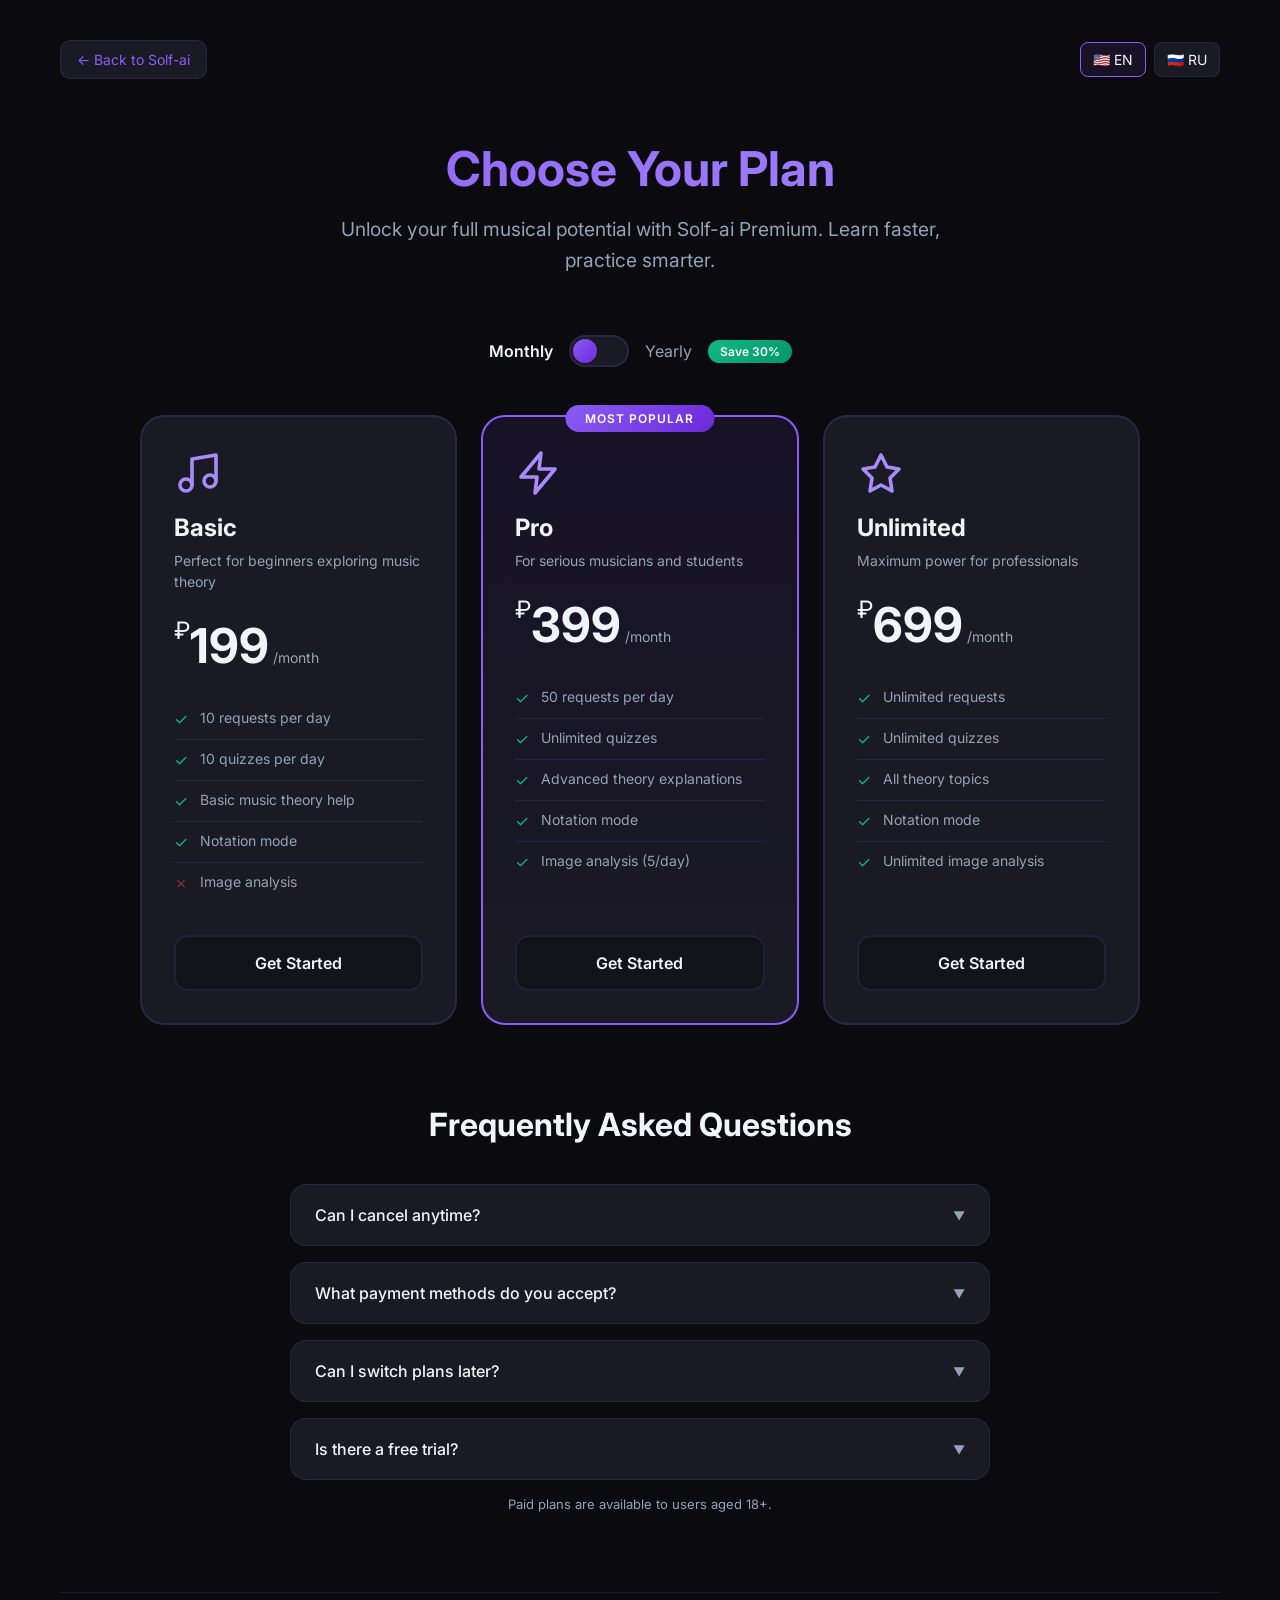
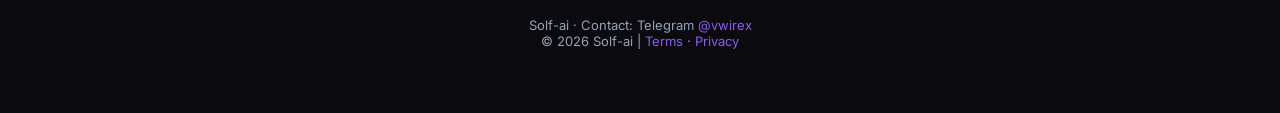
<file: pricing.html>
<!DOCTYPE html>
<html lang="en">
<head>
    <script>
        // Мгновенное применение темы до отрисовки DOM
        (function() {
            try {
                var theme = localStorage.getItem('solfai_theme');
                if (theme === 'light') {
                    document.documentElement.setAttribute('data-theme', 'light');
                }
                var color = localStorage.getItem('solfai_color');
                if (color && color !== 'default') {
                    document.documentElement.setAttribute('data-color', color);
                }
            } catch (e) {}
        })();
    </script>
    <meta charset="UTF-8">
    <meta name="viewport" content="width=device-width, initial-scale=1.0">
    <title>Pricing — Solf-ai</title>
    <link rel="icon" type="image/png" sizes="192x192" href="assets/favicon-192.png?v=8">
    <link rel="icon" href="favicon.ico?v=8" sizes="48x48">
    <link rel="icon" type="image/png" sizes="32x32" href="assets/favicon-32.png?v=8">
    <link rel="apple-touch-icon" sizes="180x180" href="assets/apple-touch-icon.png?v=8">
    <link rel="manifest" href="manifest.json">
    <meta name="apple-mobile-web-app-capable" content="yes">
    <meta name="apple-mobile-web-app-status-bar-style" content="black-translucent">
    <meta name="apple-mobile-web-app-title" content="Solf-ai">
    <!-- Google Fonts — НЕ блокирующая загрузка (см. index.html для подробного объяснения).
         Без VPN fonts.googleapis.com может тянуться долго и оставлять страницу белой. -->
    <link rel="preconnect" href="https://fonts.googleapis.com">
    <link rel="preconnect" href="https://fonts.gstatic.com" crossorigin>
    <link href="https://fonts.googleapis.com/css2?family=Inter:wght@300;400;500;600;700&family=Outfit:wght@400;500;600;700;800&display=swap"
          rel="stylesheet" media="print" onload="this.media='all';this.onload=null;"
          onerror="this.onerror=null;this.remove();">
    <noscript><link href="https://fonts.googleapis.com/css2?family=Inter:wght@300;400;500;600;700&family=Outfit:wght@400;500;600;700;800&display=swap" rel="stylesheet"></noscript>
    <style>
        * {
            font-family: 'Inter', system-ui, -apple-system, BlinkMacSystemFont, 'Segoe UI', Roboto,
                         'Helvetica Neue', Arial, 'Noto Sans', sans-serif;
            box-sizing: border-box;
            margin: 0; padding: 0;
            -webkit-user-select: none; -moz-user-select: none; user-select: none;
            -webkit-tap-highlight-color: transparent;
            outline: none;
        }
        
        :root {
            --bg-primary: #0a0a0f;
            --bg-secondary: #13131a;
            --bg-card: #1a1a24;
            --purple-soft: #8b5cf6;
            --purple-glow: #a78bfa;
            --purple-dark: #6d28d9;
            --text-primary: #f1f5f9;
            --text-secondary: #94a3b8;
            --border-color: rgba(139,92,246,0.15);
            --glow-color: rgba(139,92,246,0.25);
            --hover-accent-bg: rgba(139,92,246,0.1);
            --card-glow-shadow: 0 20px 60px rgba(139,92,246,0.2);
            --button-glow-shadow: 0 4px 20px rgba(139,92,246,0.4);
            --button-glow-shadow-hover: 0 8px 30px rgba(139,92,246,0.5);
        }
        
        [data-theme="light"] {
            --bg-primary: #f8f7fc;
            --bg-secondary: #ffffff;
            --bg-card: #ffffff;
            --purple-soft: #7c3aed;
            --purple-glow: #8b5cf6;
            --purple-dark: #6d28d9;
            --text-primary: #1e1b2e;
            --text-secondary: #64607a;
            --border-color: rgba(139,92,246,0.2);
            --glow-color: rgba(139,92,246,0.15);
            --hover-accent-bg: rgba(139,92,246,0.1);
            --card-glow-shadow: 0 20px 60px rgba(139,92,246,0.16);
            --button-glow-shadow: 0 4px 20px rgba(139,92,246,0.24);
            --button-glow-shadow-hover: 0 8px 30px rgba(139,92,246,0.3);
        }

        [data-color="blue"] {
            --purple-soft: #3b82f6;
            --purple-glow: #60a5fa;
            --purple-dark: #1d4ed8;
            --border-color: rgba(59, 130, 246, 0.15);
            --glow-color: rgba(59, 130, 246, 0.25);
            --hover-accent-bg: rgba(59, 130, 246, 0.1);
            --card-glow-shadow: 0 20px 60px rgba(59, 130, 246, 0.2);
            --button-glow-shadow: 0 4px 20px rgba(59, 130, 246, 0.4);
            --button-glow-shadow-hover: 0 8px 30px rgba(59, 130, 246, 0.5);
        }
        [data-theme="light"][data-color="blue"] {
            --purple-glow: #2563eb;
            --border-color: rgba(59, 130, 246, 0.2);
            --glow-color: rgba(59, 130, 246, 0.15);
            --hover-accent-bg: rgba(59, 130, 246, 0.1);
            --card-glow-shadow: 0 20px 60px rgba(59, 130, 246, 0.16);
            --button-glow-shadow: 0 4px 20px rgba(59, 130, 246, 0.24);
            --button-glow-shadow-hover: 0 8px 30px rgba(59, 130, 246, 0.3);
        }

        [data-color="green"] {
            --purple-soft: #10b981;
            --purple-glow: #34d399;
            --purple-dark: #047857;
            --border-color: rgba(16, 185, 129, 0.15);
            --glow-color: rgba(16, 185, 129, 0.25);
            --hover-accent-bg: rgba(16, 185, 129, 0.1);
            --card-glow-shadow: 0 20px 60px rgba(16, 185, 129, 0.2);
            --button-glow-shadow: 0 4px 20px rgba(16, 185, 129, 0.4);
            --button-glow-shadow-hover: 0 8px 30px rgba(16, 185, 129, 0.5);
        }
        [data-theme="light"][data-color="green"] {
            --purple-glow: #059669;
            --border-color: rgba(16, 185, 129, 0.2);
            --glow-color: rgba(16, 185, 129, 0.15);
            --hover-accent-bg: rgba(16, 185, 129, 0.1);
            --card-glow-shadow: 0 20px 60px rgba(16, 185, 129, 0.16);
            --button-glow-shadow: 0 4px 20px rgba(16, 185, 129, 0.24);
            --button-glow-shadow-hover: 0 8px 30px rgba(16, 185, 129, 0.3);
        }

        [data-color="rose"] {
            --purple-soft: #f43f5e;
            --purple-glow: #fb7185;
            --purple-dark: #be123c;
            --border-color: rgba(244, 63, 94, 0.15);
            --glow-color: rgba(244, 63, 94, 0.25);
            --hover-accent-bg: rgba(244, 63, 94, 0.1);
            --card-glow-shadow: 0 20px 60px rgba(244, 63, 94, 0.2);
            --button-glow-shadow: 0 4px 20px rgba(244, 63, 94, 0.4);
            --button-glow-shadow-hover: 0 8px 30px rgba(244, 63, 94, 0.5);
        }
        [data-theme="light"][data-color="rose"] {
            --purple-glow: #e11d48;
            --border-color: rgba(244, 63, 94, 0.2);
            --glow-color: rgba(244, 63, 94, 0.15);
            --hover-accent-bg: rgba(244, 63, 94, 0.1);
            --card-glow-shadow: 0 20px 60px rgba(244, 63, 94, 0.16);
            --button-glow-shadow: 0 4px 20px rgba(244, 63, 94, 0.24);
            --button-glow-shadow-hover: 0 8px 30px rgba(244, 63, 94, 0.3);
        }
        
        body {
            background: var(--bg-primary);
            color: var(--text-primary);
            min-height: 100vh;
            transition: all 0.3s;
        }
        
        [data-theme="light"] body {
            background: linear-gradient(180deg, #f8f7fc 0%, #f0eef7 100%);
        }
        
        .container {
            max-width: 1200px;
            margin: 0 auto;
            padding: 40px 20px;
        }
        
        /* Header */
        .header {
            display: flex;
            justify-content: space-between;
            align-items: center;
            margin-bottom: 60px;
        }
        
        .back-link {
            display: inline-flex;
            align-items: center;
            gap: 8px;
            color: var(--purple-soft);
            text-decoration: none;
            font-size: 14px;
            padding: 10px 16px;
            background: var(--bg-card);
            border: 1px solid var(--border-color);
            border-radius: 10px;
            transition: all 0.3s;
        }
        
        .back-link:hover {
            border-color: var(--purple-soft);
            transform: translateX(-4px);
        }
        
        .lang-selector {
            display: flex;
            gap: 8px;
            flex-wrap: wrap;
        }
        
        .lang-btn {
            padding: 8px 12px;
            background: var(--bg-card);
            border: 1px solid var(--border-color);
            border-radius: 8px;
            color: var(--text-primary);
            cursor: pointer;
            font-size: 14px;
            transition: all 0.2s;
        }
        
        .lang-btn:hover, .lang-btn.active {
            border-color: var(--purple-soft);
            background: var(--hover-accent-bg);
        }
        
        /* Hero */
        .hero {
            text-align: center;
            margin-bottom: 60px;
        }
        
        .hero h1 {
            font-size: 3rem;
            font-weight: 700;
            margin-bottom: 16px;
            background: linear-gradient(135deg, var(--purple-soft), var(--purple-glow));
            -webkit-background-clip: text;
            background-clip: text;
            -webkit-text-fill-color: transparent;
        }
        
        .hero p {
            font-size: 1.2rem;
            color: var(--text-secondary);
            max-width: 600px;
            margin: 0 auto 32px;
            line-height: 1.6;
        }
        
        /* Toggle */
        .billing-toggle {
            display: flex;
            align-items: center;
            justify-content: center;
            gap: 16px;
            margin-bottom: 48px;
        }
        
        .billing-option {
            font-size: 16px;
            color: var(--text-secondary);
            transition: color 0.3s;
        }
        
        .billing-option.active {
            color: var(--text-primary);
            font-weight: 600;
        }
        
        .toggle-switch {
            width: 60px;
            height: 32px;
            background: var(--bg-card);
            border: 2px solid var(--border-color);
            border-radius: 20px;
            cursor: pointer;
            position: relative;
            transition: all 0.3s;
        }
        
        .toggle-switch:hover {
            border-color: var(--purple-soft);
        }
        
        .toggle-switch::after {
            content: '';
            position: absolute;
            width: 24px;
            height: 24px;
            background: linear-gradient(135deg, var(--purple-soft), var(--purple-dark));
            border-radius: 50%;
            top: 2px;
            left: 2px;
            transition: all 0.3s;
        }
        
        .toggle-switch.yearly::after {
            left: calc(100% - 26px);
        }
        
        .save-badge {
            background: linear-gradient(135deg, #10b981, #059669);
            color: white;
            padding: 4px 12px;
            border-radius: 20px;
            font-size: 12px;
            font-weight: 600;
            animation: pulse 2s infinite;
        }
        
        @keyframes pulse {
            0%, 100% { transform: scale(1); }
            50% { transform: scale(1.05); }
        }
        
        /* Pricing Cards */
        .pricing-grid {
            display: grid;
            grid-template-columns: repeat(auto-fit, minmax(300px, 1fr));
            gap: 24px;
            max-width: 1000px;
            margin: 0 auto;
        }
        
        .pricing-card {
            background: var(--bg-card);
            border: 2px solid var(--border-color);
            border-radius: 24px;
            padding: 32px;
            position: relative;
            transition: all 0.3s;
            display: flex;
            flex-direction: column;
        }
        
        .pricing-card:hover {
            transform: translateY(-8px);
            border-color: var(--purple-soft);
            box-shadow: var(--card-glow-shadow);
        }
        
        .pricing-card.popular {
            border-color: var(--purple-soft);
            background: linear-gradient(180deg, var(--hover-accent-bg) 0%, var(--bg-card) 100%);
        }
        
        .popular-badge {
            position: absolute;
            top: -12px;
            left: 50%;
            transform: translateX(-50%);
            background: linear-gradient(135deg, var(--purple-soft), var(--purple-dark));
            color: white;
            padding: 6px 20px;
            border-radius: 20px;
            font-size: 12px;
            font-weight: 600;
            text-transform: uppercase;
            letter-spacing: 1px;
        }
        
        .plan-icon {
            width: 48px;
            height: 48px;
            margin-bottom: 16px;
            display: flex;
            align-items: center;
            justify-content: center;
            color: var(--purple-glow);
        }
        .plan-icon svg {
            width: 100%;
            height: 100%;
            fill: none;
            stroke: currentColor;
            stroke-width: 1.8;
            stroke-linecap: round;
            stroke-linejoin: round;
        }
        
        .plan-name {
            font-size: 1.5rem;
            font-weight: 700;
            margin-bottom: 8px;
        }
        
        .plan-desc {
            color: var(--text-secondary);
            font-size: 14px;
            margin-bottom: 24px;
            line-height: 1.5;
        }
        
        .plan-price {
            margin-bottom: 24px;
        }
        
        .price-amount {
            font-size: 3rem;
            font-weight: 700;
            color: var(--text-primary);
        }
        
        .price-currency {
            font-size: 1.5rem;
            vertical-align: top;
        }
        
        .price-period {
            color: var(--text-secondary);
            font-size: 14px;
        }
        
        .price-yearly {
            display: none;
            color: var(--text-secondary);
            font-size: 13px;
            margin-top: 4px;
        }
        
        .price-yearly.show {
            display: block;
        }
        
        .plan-features {
            list-style: none;
            margin-bottom: 32px;
            flex: 1;
        }
        
        .plan-features li {
            display: flex;
            align-items: flex-start;
            gap: 12px;
            padding: 10px 0;
            font-size: 14px;
            color: var(--text-secondary);
            border-bottom: 1px solid var(--border-color);
        }
        
        .plan-features li:last-child {
            border-bottom: none;
        }
        
        .feature-icon {
            font-size: 16px;
            flex-shrink: 0;
        }
        
        .feature-icon.check { color: #10b981; }
        .feature-icon.cross { color: #ef4444; opacity: 0.5; }
        
        .plan-btn {
            width: 100%;
            padding: 16px 24px;
            border: none;
            border-radius: 14px;
            font-size: 16px;
            font-weight: 600;
            cursor: pointer;
            transition: all 0.3s;
            display: flex;
            align-items: center;
            justify-content: center;
            gap: 8px;
        }
        
        .plan-btn.primary {
            background: linear-gradient(135deg, var(--purple-soft), var(--purple-dark));
            color: white;
            box-shadow: var(--button-glow-shadow);
        }
        
        .plan-btn.primary:hover {
            transform: scale(1.02);
            box-shadow: var(--button-glow-shadow-hover);
        }
        
        .plan-btn.secondary {
            background: var(--bg-secondary);
            color: var(--text-primary);
            border: 2px solid var(--border-color);
        }
        
        .plan-btn.secondary:hover {
            border-color: var(--purple-soft);
            background: var(--hover-accent-bg);
        }
        
        /* FAQ */
        .faq-section {
            margin-top: 80px;
            max-width: 700px;
            margin-left: auto;
            margin-right: auto;
        }
        
        .faq-title {
            text-align: center;
            font-size: 2rem;
            margin-bottom: 40px;
        }
        
        .faq-item {
            background: var(--bg-card);
            border: 1px solid var(--border-color);
            border-radius: 16px;
            margin-bottom: 16px;
            overflow: hidden;
            transition: all 0.3s;
        }
        
        .faq-item:hover {
            border-color: var(--purple-soft);
        }
        
        .faq-question {
            padding: 20px 24px;
            cursor: pointer;
            display: flex;
            justify-content: space-between;
            align-items: center;
            font-weight: 500;
            transition: background 0.3s;
        }
        
        .faq-question:hover {
            background: var(--hover-accent-bg);
        }
        
        .faq-arrow {
            transition: transform 0.3s;
            font-size: 12px;
            color: var(--text-secondary);
        }
        
        .faq-item.open .faq-arrow {
            transform: rotate(180deg);
        }
        
        .faq-answer {
            padding: 0 24px;
            max-height: 0;
            overflow: hidden;
            transition: all 0.3s;
            color: var(--text-secondary);
            font-size: 14px;
            line-height: 1.7;
        }
        
        .faq-item.open .faq-answer {
            padding: 0 24px 20px;
            max-height: 200px;
        }
        
        /* Footer */
        .footer {
            text-align: center;
            margin-top: 80px;
            padding: 24px;
            border-top: 1px solid var(--border-color);
            color: var(--text-secondary);
            font-size: 13px;
        }
        
        .footer a {
            color: var(--purple-soft);
            text-decoration: none;
        }
        
        .footer a:hover {
            text-decoration: underline;
        }
        
        /* Mobile */
        @media (max-width: 768px) {
            .container { padding: 24px 16px; }
            .header { flex-direction: column; gap: 16px; }
            .hero h1 { font-size: 2rem; }
            .hero p { font-size: 1rem; }
            .pricing-grid { grid-template-columns: 1fr; }
            .pricing-card { padding: 24px; }
            .price-amount { font-size: 2.5rem; }
            .billing-toggle { flex-wrap: wrap; }
        }
    </style>
</head>
<body class="preload">
    <div class="container">
        <header class="header">
            <a href="index.html" class="back-link" id="backLink">← Back to Solf-ai</a>
            <div class="lang-selector">
                <button class="lang-btn" data-lang="en">🇺🇸 EN</button>
                <button class="lang-btn" data-lang="ru">🇷🇺 RU</button>
            </div>
        </header>
        
        <section class="hero">
            <h1 id="heroTitle">Choose Your Plan</h1>
            <p id="heroDesc">Unlock your full musical potential with Solf-ai Premium. Learn faster, practice smarter.</p>
        </section>
        
        <div class="billing-toggle">
            <span class="billing-option active" id="monthlyLabel">Monthly</span>
            <div class="toggle-switch" id="billingToggle"></div>
            <span class="billing-option" id="yearlyLabel">Yearly</span>
            <span class="save-badge" id="saveBadge">Save 30%</span>
        </div>
        
        <div class="pricing-grid">
            <div class="pricing-card">
                <div class="plan-icon"><svg viewBox="0 0 24 24"><path d="M9 18V5l12-2v13"></path><circle cx="6" cy="18" r="3"></circle><circle cx="18" cy="16" r="3"></circle></svg></div>
                <h3 class="plan-name" id="basicName">Basic</h3>
                <p class="plan-desc" id="basicDesc">Perfect for beginners exploring music theory</p>
                <div class="plan-price">
                    <span class="price-currency" id="currency1">₽</span><span class="price-amount" id="basicPrice">199</span>
                    <span class="price-period" id="perMonth1">/month</span>
                    <div class="price-yearly" id="basicYearly">1188 ₽/year (save 1200 ₽)</div>
                </div>
                <ul class="plan-features">
                    <li><span class="feature-icon check">✓</span><span id="feature1_1">10 requests per day</span></li>
                    <li><span class="feature-icon check">✓</span><span id="feature1_2">10 quizzes per day</span></li>
                    <li><span class="feature-icon check">✓</span><span id="feature1_3">Basic music theory help</span></li>
                    <li><span class="feature-icon check">✓</span><span id="feature1_4">Notation mode</span></li>
                    <li><span class="feature-icon cross">✗</span><span id="feature1_5">Image analysis</span></li>
                </ul>
                <button class="plan-btn secondary" id="basicBtn">Get Started</button>
            </div>
            
            <div class="pricing-card popular">
                <div class="popular-badge" id="popularBadge">Most Popular</div>
                <div class="plan-icon"><svg viewBox="0 0 24 24" fill="none" stroke="currentColor" stroke-width="2" stroke-linecap="round" stroke-linejoin="round"><path d="M13 2L3 14H11L10 22L20 10H12L13 2Z"/></svg></div>
                <h3 class="plan-name" id="proName">Pro</h3>
                <p class="plan-desc" id="proDesc">For serious musicians and students</p>
                <div class="plan-price">
                    <span class="price-currency" id="currency2">₽</span><span class="price-amount" id="proPrice">399</span>
                    <span class="price-period" id="perMonth2">/month</span>
                    <div class="price-yearly" id="proYearly">2988 ₽/year (save 1800 ₽)</div>
                </div>
                <ul class="plan-features">
                    <li><span class="feature-icon check">✓</span><span id="feature2_1">50 requests per day</span></li>
                    <li><span class="feature-icon check">✓</span><span id="feature2_2">Unlimited quizzes</span></li>
                    <li><span class="feature-icon check">✓</span><span id="feature2_3">Advanced theory explanations</span></li>
                    <li><span class="feature-icon check">✓</span><span id="feature2_4">Notation mode</span></li>
                    <li><span class="feature-icon check">✓</span><span id="feature2_5">Image analysis (5/day)</span></li>
                </ul>
                <button class="plan-btn secondary" id="proBtn">Get Started</button>
            </div>
            
            <div class="pricing-card">
                <div class="plan-icon"><svg viewBox="0 0 24 24"><polygon points="12 3 15 9 21 10 16.5 14.5 17.5 21 12 18 6.5 21 7.5 14.5 3 10 9 9 12 3"></polygon></svg></div>
                <h3 class="plan-name" id="unlimitedName">Unlimited</h3>
                <p class="plan-desc" id="unlimitedDesc">Maximum power for professionals</p>
                <div class="plan-price">
                    <span class="price-currency" id="currency3">₽</span><span class="price-amount" id="unlimitedPrice">699</span>
                    <span class="price-period" id="perMonth3">/month</span>
                    <div class="price-yearly" id="unlimitedYearly">5988 ₽/year (save 2400 ₽)</div>
                </div>
                <ul class="plan-features">
                    <li><span class="feature-icon check">✓</span><span id="feature3_1">Unlimited requests</span></li>
                    <li><span class="feature-icon check">✓</span><span id="feature3_2">Unlimited quizzes</span></li>
                    <li><span class="feature-icon check">✓</span><span id="feature3_3">All theory topics</span></li>
                    <li><span class="feature-icon check">✓</span><span id="feature3_4">Notation mode</span></li>
                    <li><span class="feature-icon check">✓</span><span id="feature3_5">Unlimited image analysis</span></li>
                </ul>
                <button class="plan-btn secondary" id="unlimitedBtn">Go Unlimited</button>
            </div>
        </div>
        
        <section class="faq-section">
            <h2 class="faq-title" id="faqTitle">Frequently Asked Questions</h2>
            
            <div class="faq-item">
                <div class="faq-question">
                    <span id="faq1q">Can I cancel anytime?</span>
                    <span class="faq-arrow">▼</span>
                </div>
                <div class="faq-answer" id="faq1a">Yes! You can cancel your subscription at any time. Your access will continue until the end of your billing period.</div>
            </div>
            
            <div class="faq-item">
                <div class="faq-question">
                    <span id="faq2q">What payment methods do you accept?</span>
                    <span class="faq-arrow">▼</span>
                </div>
                <div class="faq-answer" id="faq2a">Payment is processed via YooKassa (ЮKassa). You can pay with bank cards (including MIR, Visa, Mastercard) and other methods available in the YooKassa checkout.</div>
            </div>
            
            <div class="faq-item">
                <div class="faq-question">
                    <span id="faq3q">Can I switch plans later?</span>
                    <span class="faq-arrow">▼</span>
                </div>
                <div class="faq-answer" id="faq3a">Absolutely! You can upgrade or downgrade your plan at any time. Changes take effect on your next billing date.</div>
            </div>
            
            <div class="faq-item">
                <div class="faq-question">
                    <span id="faq4q">Is there a free trial?</span>
                    <span class="faq-arrow">▼</span>
                </div>
                <div class="faq-answer" id="faq4a">Yes! All new users get 3 free requests per day. You can try Solf-ai before subscribing.</div>
            </div>
        </section>

        <p id="ageNote" style="text-align:center;color:var(--text-secondary);font-size:13px;margin:8px 0 24px;">Paid plans are available to users aged 18+.</p>
        
        <footer class="footer">
            <p id="footerLegal">Solf-ai · Contact: Telegram <a href="https://t.me/vwirex" target="_blank" rel="noopener noreferrer">@vwirex</a></p>
            <p>© 2026 Solf-ai | <a href="terms.html">Terms</a> · <a href="privacy.html">Privacy</a></p>
        </footer>
    </div>
    
    <script src="auth.js?v=7"></script>
   <script>
    // Translations with discounted monthly prices added
   const pricingTranslations = {
            en: {
                back: '← Back to Solf-ai',
                heroTitle: 'Choose Your Plan',
                heroDesc: 'Unlock your full musical potential with Solf-ai Premium. Learn faster, practice smarter.',
                monthly: 'Monthly', yearly: 'Yearly', save: 'Save 30%',
                currency: '₽',
                basicName: 'Basic', basicDesc: 'Perfect for beginners exploring music theory',
                basicPrice: '199', basicPriceYearlyMo: '99', basicYearly: '1188 ₽/year (save 1200 ₽)',
                proName: 'Pro', proDesc: 'For serious musicians and students',
                proPrice: '399', proPriceYearlyMo: '249', proYearly: '2988 ₽/year (save 1800 ₽)',
                unlimitedName: 'Unlimited', unlimitedDesc: 'Maximum power for professionals',
                unlimitedPrice: '699', unlimitedPriceYearlyMo: '499', unlimitedYearly: '5988 ₽/year (save 2400 ₽)',
                perMonth: '/month', popular: 'Most Popular',
                feature1_1: '10 requests per day', feature1_2: '10 quizzes per day', feature1_3: 'Basic music theory help',
                feature1_4: 'Notation mode', feature1_5: 'Image analysis',
                feature2_1: '50 requests per day', feature2_2: 'Unlimited quizzes', feature2_3: 'Advanced theory explanations',
                feature2_4: 'Notation mode', feature2_5: 'Image analysis (5/day)',
                feature3_1: 'Unlimited requests', feature3_2: 'Unlimited quizzes', feature3_3: 'All theory topics',
                feature3_4: 'Notation mode', feature3_5: 'Unlimited image analysis',
                basicBtn: 'Get Started', proBtn: 'Get Started', unlimitedBtn: 'Get Started',

                faqTitle: 'Frequently Asked Questions',
                faq1q: 'Can I cancel anytime?', faq1a: 'Yes! You can cancel your subscription at any time. Your access will continue until the end of your billing period.',
                faq2q: 'What payment methods do you accept?', faq2a: 'Payment is processed via YooKassa (ЮKassa). You can pay with bank cards (including MIR, Visa, Mastercard) and other methods available in the YooKassa checkout.',
                faq3q: 'Can I switch plans later?', faq3a: 'Absolutely! You can upgrade or downgrade your plan at any time. Changes take effect on your next billing date.',
                faq4q: 'Is there a free trial?', faq4a: 'Yes! All new users get 3 free requests per day. You can try Solf-ai before subscribing.',
                ageNote: 'Paid plans are available to users aged 18+.',
                footerLegal: 'Solf-ai · Contact: Telegram @vwirex'
            },
            ru: {
                back: '← Вернуться на Solf-ai',
                heroTitle: 'Выберите тариф',
                heroDesc: 'Раскройте свой музыкальный потенциал с Solf-ai Premium. Учитесь быстрее, практикуйтесь эффективнее.',
                monthly: 'Месяц', yearly: 'Год', save: 'Скидка 30%',
                currency: '₽',
                basicName: 'Базовый', basicDesc: 'Идеально для начинающих изучать теорию музыки',
                basicPrice: '199', basicPriceYearlyMo: '99', basicYearly: '1188 ₽/год (экономия 1200 ₽)',
                proName: 'Про', proDesc: 'Для серьёзных музыкантов и студентов',
                proPrice: '399', proPriceYearlyMo: '249', proYearly: '2988 ₽/год (экономия 1800 ₽)',
                unlimitedName: 'Безлимит', unlimitedDesc: 'Максимум возможностей для профессионалов',
                unlimitedPrice: '699', unlimitedPriceYearlyMo: '499', unlimitedYearly: '5988 ₽/год (экономия 2400 ₽)',
                perMonth: '/месяц', popular: 'Популярный',
                feature1_1: '10 запросов в день', feature1_2: '10 викторин в день', feature1_3: 'Базовая помощь по теории',
                feature1_4: 'Режим нотации', feature1_5: 'Анализ изображений',
                feature2_1: '50 запросов в день', feature2_2: 'Безлимит викторин', feature2_3: 'Продвинутые объяснения',
                feature2_4: 'Режим нотации', feature2_5: 'Анализ изображений (5/день)',
                feature3_1: 'Безлимит запросов', feature3_2: 'Безлимит викторин', feature3_3: 'Все темы теории',
                feature3_4: 'Режим нотации', feature3_5: 'Безлимит анализа изображений',
                basicBtn: 'Начать', proBtn: 'Начать', unlimitedBtn: 'Начать',

                faqTitle: 'Частые вопросы',
                faq1q: 'Могу ли я отменить подписку?', faq1a: 'Да! Вы можете отменить подписку в любое время. Доступ сохранится до конца оплаченного периода.',
                faq2q: 'Какие способы оплаты принимаете?', faq2a: 'Оплата через ЮKassa. Доступны банковские карты (в т.ч. МИР, Visa, Mastercard) и другие способы, которые показывает форма ЮKassa.',
                faq3q: 'Можно ли сменить тариф?', faq3a: 'Конечно! Вы можете повысить или понизить тариф в любое время. Изменения вступят в силу со следующего платежа.',
                faq4q: 'Есть ли бесплатный период?', faq4a: 'Да! Все новые пользователи получают 3 бесплатных запроса в день. Попробуйте Solf-ai перед подпиской.',
                ageNote: 'Платные тарифы доступны пользователям от 18 лет.',
                footerLegal: 'Solf-ai · Контакт: Telegram @vwirex'
            }
        };
    
    let isYearly = false;
    // Добавляем переменную для отслеживания текущего языка
    let currentPricingLang = localStorage.getItem('solfai_lang') || 'en';
    const WORKER_URL = 'https://functions.yandexcloud.net/d4e2k40l9pmi9221vs4j';
    
    // Apply theme
    const theme = localStorage.getItem('solfai_theme');
    if (theme && theme !== 'default') {
        document.documentElement.setAttribute('data-theme', theme);
    }
    const color = localStorage.getItem('solfai_color');
    if (color && color !== 'default') {
        document.documentElement.setAttribute('data-color', color);
    }
    
    function normalizePricingLang(lang) {
        return lang === 'ru' ? 'ru' : 'en';
    }

    // Set language
    function setLang(lang) {
        lang = normalizePricingLang(lang);
        currentPricingLang = lang;
        localStorage.setItem('solfai_lang', lang); // И в память браузера

        const t = pricingTranslations[lang];
        if (!t) return;
        
        
        
        document.getElementById('backLink').textContent = t.back;
        document.getElementById('heroTitle').textContent = t.heroTitle;
        document.getElementById('heroDesc').textContent = t.heroDesc;
        document.getElementById('monthlyLabel').textContent = t.monthly;
        document.getElementById('yearlyLabel').textContent = t.yearly;
        document.getElementById('saveBadge').textContent = t.save;
        
        document.getElementById('currency1').textContent = t.currency;
        document.getElementById('currency2').textContent = t.currency;
        document.getElementById('currency3').textContent = t.currency;
        
        document.getElementById('basicName').textContent = t.basicName;
        document.getElementById('basicDesc').textContent = t.basicDesc;
        // Dynamically set price based on yearly toggle
        document.getElementById('basicPrice').textContent = isYearly ? t.basicPriceYearlyMo : t.basicPrice;
        document.getElementById('basicYearly').textContent = t.basicYearly;
        
        document.getElementById('proName').textContent = t.proName;
        document.getElementById('proDesc').textContent = t.proDesc;
        document.getElementById('proPrice').textContent = isYearly ? t.proPriceYearlyMo : t.proPrice;
        document.getElementById('proYearly').textContent = t.proYearly;
        
        document.getElementById('unlimitedName').textContent = t.unlimitedName;
        document.getElementById('unlimitedDesc').textContent = t.unlimitedDesc;
        document.getElementById('unlimitedPrice').textContent = isYearly ? t.unlimitedPriceYearlyMo : t.unlimitedPrice;
        document.getElementById('unlimitedYearly').textContent = t.unlimitedYearly;
        
        document.querySelectorAll('[id^="perMonth"]').forEach(el => el.textContent = t.perMonth);
        document.getElementById('popularBadge').textContent = t.popular;
        
        // Features
        for (let i = 1; i <= 5; i++) {
            document.getElementById(`feature1_${i}`).textContent = t[`feature1_${i}`];
            document.getElementById(`feature2_${i}`).textContent = t[`feature2_${i}`];
            document.getElementById(`feature3_${i}`).textContent = t[`feature3_${i}`];
        }
        
        document.getElementById('basicBtn').textContent = t.basicBtn;
        document.getElementById('proBtn').textContent = t.proBtn;
        document.getElementById('unlimitedBtn').textContent = t.unlimitedBtn;
        
        document.getElementById('faqTitle').textContent = t.faqTitle;
        
        document.getElementById('faq1q').textContent = t.faq1q;
        document.getElementById('faq1a').textContent = t.faq1a;
        document.getElementById('faq2q').textContent = t.faq2q;
        document.getElementById('faq2a').textContent = t.faq2a;
        document.getElementById('faq3q').textContent = t.faq3q;
        document.getElementById('faq3a').textContent = t.faq3a;
        document.getElementById('faq4q').textContent = t.faq4q;
        document.getElementById('faq4a').textContent = t.faq4a;

        const ageNote = document.getElementById('ageNote');
        if (ageNote) ageNote.textContent = t.ageNote;
        const footerLegal = document.getElementById('footerLegal');
        if (footerLegal) {
            footerLegal.innerHTML = t.footerLegal.replace(
                '@vwirex',
                '<a href="https://t.me/vwirex" target="_blank" rel="noopener noreferrer">@vwirex</a>'
            );
        }
        
        document.querySelectorAll('.lang-btn').forEach(b => b.classList.remove('active'));
        document.querySelector(`.lang-btn[data-lang="${lang}"]`)?.classList.add('active');
    }
    
    // Language buttons
    document.querySelectorAll('.lang-btn').forEach(btn => {
        btn.addEventListener('click', () => setLang(btn.dataset.lang));
    });
    
    // Billing toggle (NOW UPDATES PRICES)
    document.getElementById('billingToggle').addEventListener('click', function() {
        isYearly = !isYearly;
        this.classList.toggle('yearly', isYearly);
        document.getElementById('monthlyLabel').classList.toggle('active', !isYearly);
        document.getElementById('yearlyLabel').classList.toggle('active', isYearly);
        document.querySelectorAll('.price-yearly').forEach(el => el.classList.toggle('show', isYearly));
        
        // Refresh prices to reflect the toggle state using tracked language
        setLang(currentPricingLang);
    });
    
    // FAQ toggle
    document.querySelectorAll('.faq-question').forEach(q => {
        q.addEventListener('click', () => {
            q.parentElement.classList.toggle('open');
        });
    });
    
    // Save Plan Logic
    document.querySelectorAll('.plan-btn').forEach(btn => {
        btn.addEventListener('click', () => {
            // Менять тариф можно только из аккаунта. Гостя сначала отправляем войти,
            // чтобы план не сохранялся в "solfai_plan_guest" и не плодил расхождений с БД.
            let loggedInUser = null;
            try { loggedInUser = JSON.parse(localStorage.getItem('solfai_user')); } catch (e) {}
            if (!loggedInUser || !loggedInUser.id) {
                alert('Sign in to choose a plan.');
                window.location.href = 'index.html';
                return;
            }

            const card = btn.closest('.pricing-card');
            const planName = card.querySelector('.plan-name').textContent;
            
            let planType = 'free';
            let planEmoji = '<svg class="svg-icon" viewBox="0 0 24 24"><path d="M12 2L2 7l10 5 10-5-10-5zM2 17l10 5 10-5M2 12l10 5 10-5"/></svg>';
            
            if (btn.id === 'basicBtn') {
                planType = 'basic';
                planEmoji = '<svg class="svg-icon" viewBox="0 0 24 24"><path d="M9 18V5l12-2v13"></path><circle cx="6" cy="18" r="3"></circle><circle cx="18" cy="16" r="3"></circle></svg>';
            } else if (btn.id === 'proBtn') {
                planType = 'pro';
                planEmoji = '<svg class="svg-icon" viewBox="0 0 24 24" fill="none" stroke="currentColor" stroke-width="2" stroke-linecap="round" stroke-linejoin="round"><path d="M13 2L3 14H11L10 22L20 10H12L13 2Z"/></svg>';
            } else if (btn.id === 'unlimitedBtn') {
                planType = 'unlimited';
                planEmoji = '<svg class="svg-icon" viewBox="0 0 24 24"><polygon points="12 2 15.09 8.26 22 9.27 17 14.14 18.18 21.02 12 17.77 5.82 21.02 7 14.14 2 9.27 8.91 8.26 12 2"></polygon></svg>';
            }
            
            let currentUser = null;
            try { currentUser = JSON.parse(localStorage.getItem('solfai_user')); } catch(e) {}
            const userId = currentUser ? currentUser.id : 'guest';
            const storageKey = `solfai_plan_${userId}`;

            const planData = {
                type: planType,
                emoji: planEmoji,
                name: planName,
                subscribedAt: new Date().toISOString(),
                billing: isYearly ? 'yearly' : 'monthly'
            };

            // Сохраняем план ЛОКАЛЬНО сразу (это быстрая синхронная операция).
            // Так юзер не зависит от того, дойдёт ли fetch до Cloudflare Workers.
            localStorage.setItem(storageKey, JSON.stringify(planData));

            // Сразу обновляем кэш пользователя — index.html покажет тариф до ответа БД.
            currentUser.plan_type = planType;
            localStorage.setItem('solfai_user', JSON.stringify(currentUser));

            const alertMsg = currentPricingLang === 'ru'
                ? `Тариф «${planName}» выбран. Оплата — через ЮKassa. Если форма оплаты ещё не открылась, напишите @vwirex в Telegram.`
                : `${planName} plan selected. Payment is via YooKassa. If checkout is not available yet, contact @vwirex on Telegram.`;
            alert(alertMsg);

            const headers = { 'Content-Type': 'application/json' };
            if (typeof solfAuthHeaders === 'function') {
                Object.assign(headers, solfAuthHeaders());
            }

            const planUrl = typeof workerApi === 'function'
                ? workerApi('/update-plan')
                : `${WORKER_URL}?path=/update-plan`;
            const savePlan = fetch(planUrl, {
                method: 'POST',
                headers,
                body: JSON.stringify({ id: currentUser.id, plan_type: planType }),
            }).then(async (res) => {
                if (!res.ok) return;
                const user = await res.json().catch(() => null);
                if (!user) return;
                currentUser = {
                    ...currentUser,
                    plan_type: user.plan_type || planType,
                    requests_count: Number(user.requests_count) || 0,
                    images_count: Number(user.images_count) || 0,
                    quiz_count: Number(user.quiz_count) || 0,
                    requests_window_start: Number(user.requests_window_start) || Date.now(),
                    images_window_start: Number(user.images_window_start) || Date.now(),
                    quiz_window_start: Number(user.quiz_window_start) || Date.now(),
                };
                localStorage.setItem('solfai_user', JSON.stringify(currentUser));
            }).catch(() => {});

            Promise.race([
                savePlan,
                new Promise((resolve) => setTimeout(resolve, 2500)),
            ]).finally(() => {
                window.location.href = 'index.html';
            });
        });
    });
    
    // Init
    const savedLang = normalizePricingLang(localStorage.getItem('solfai_lang') || 'en');
    setLang(savedLang);
</script>
</body>
</html>
</file>
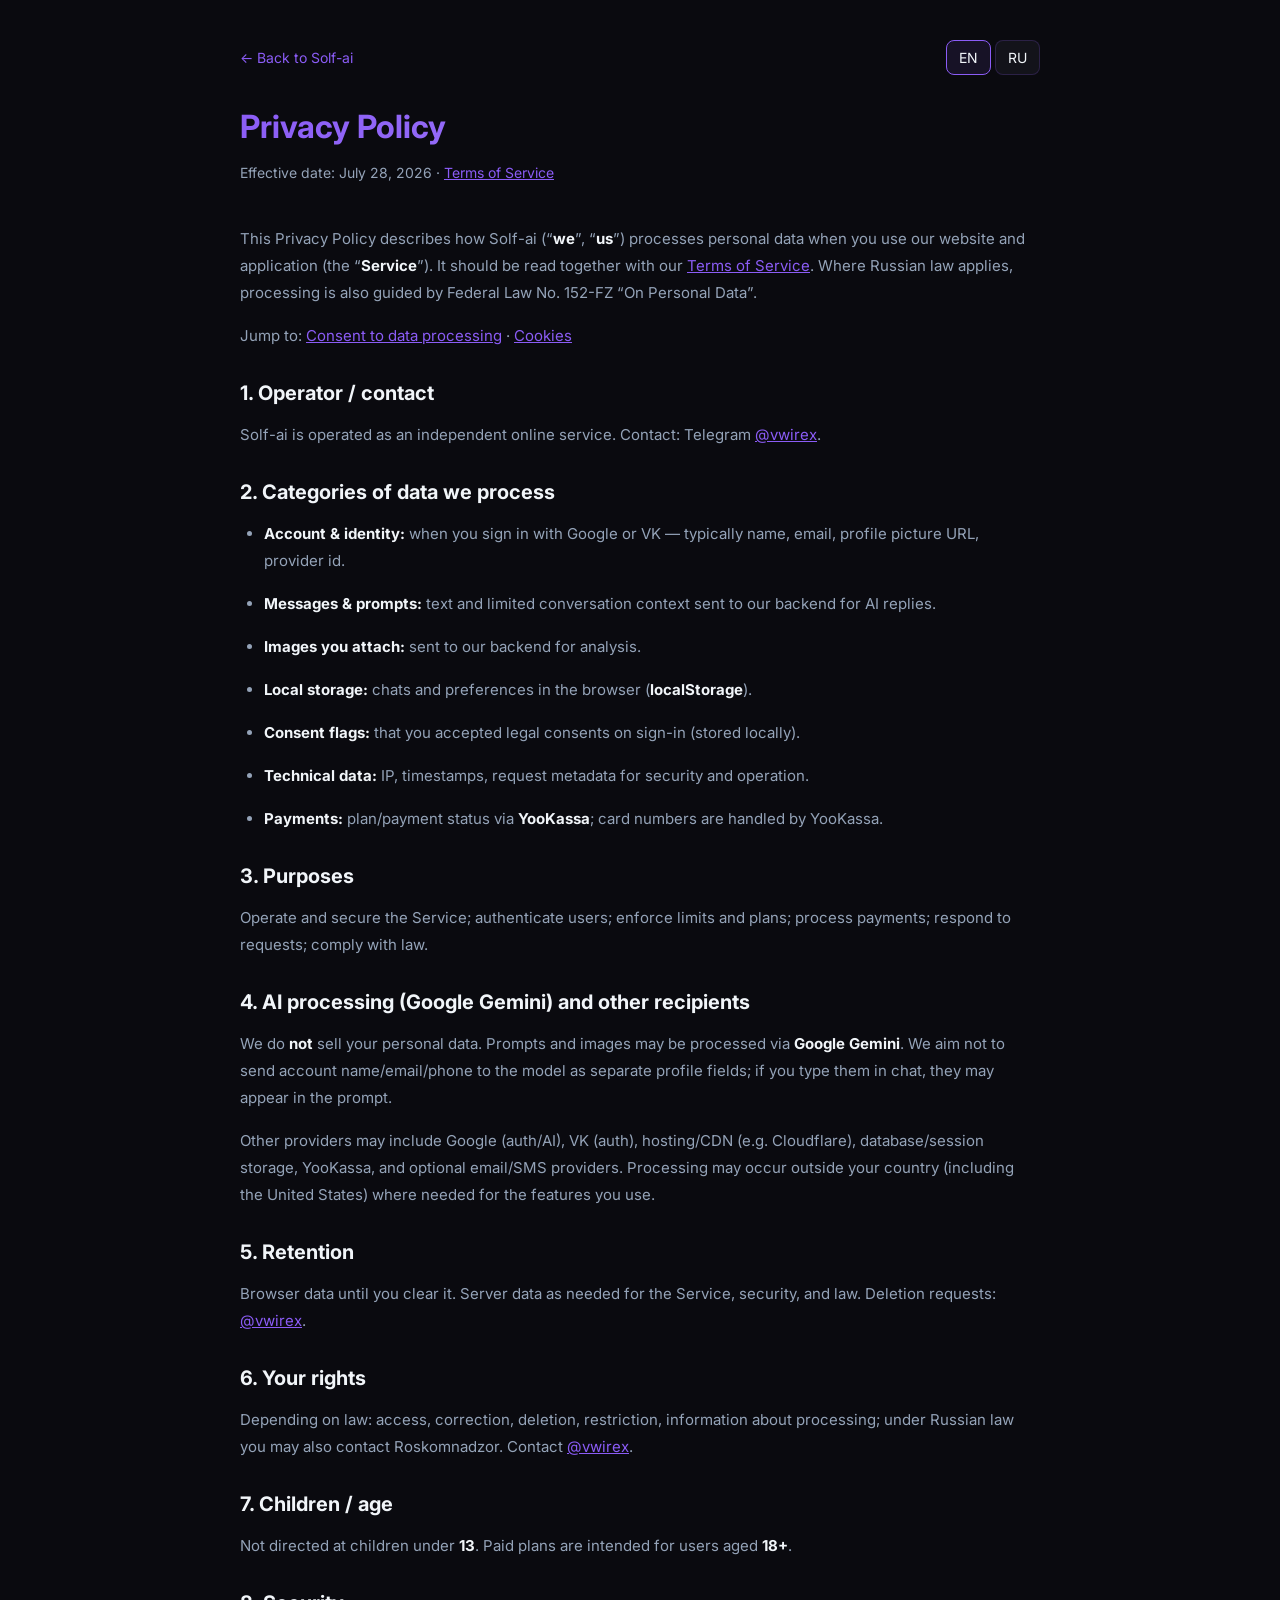
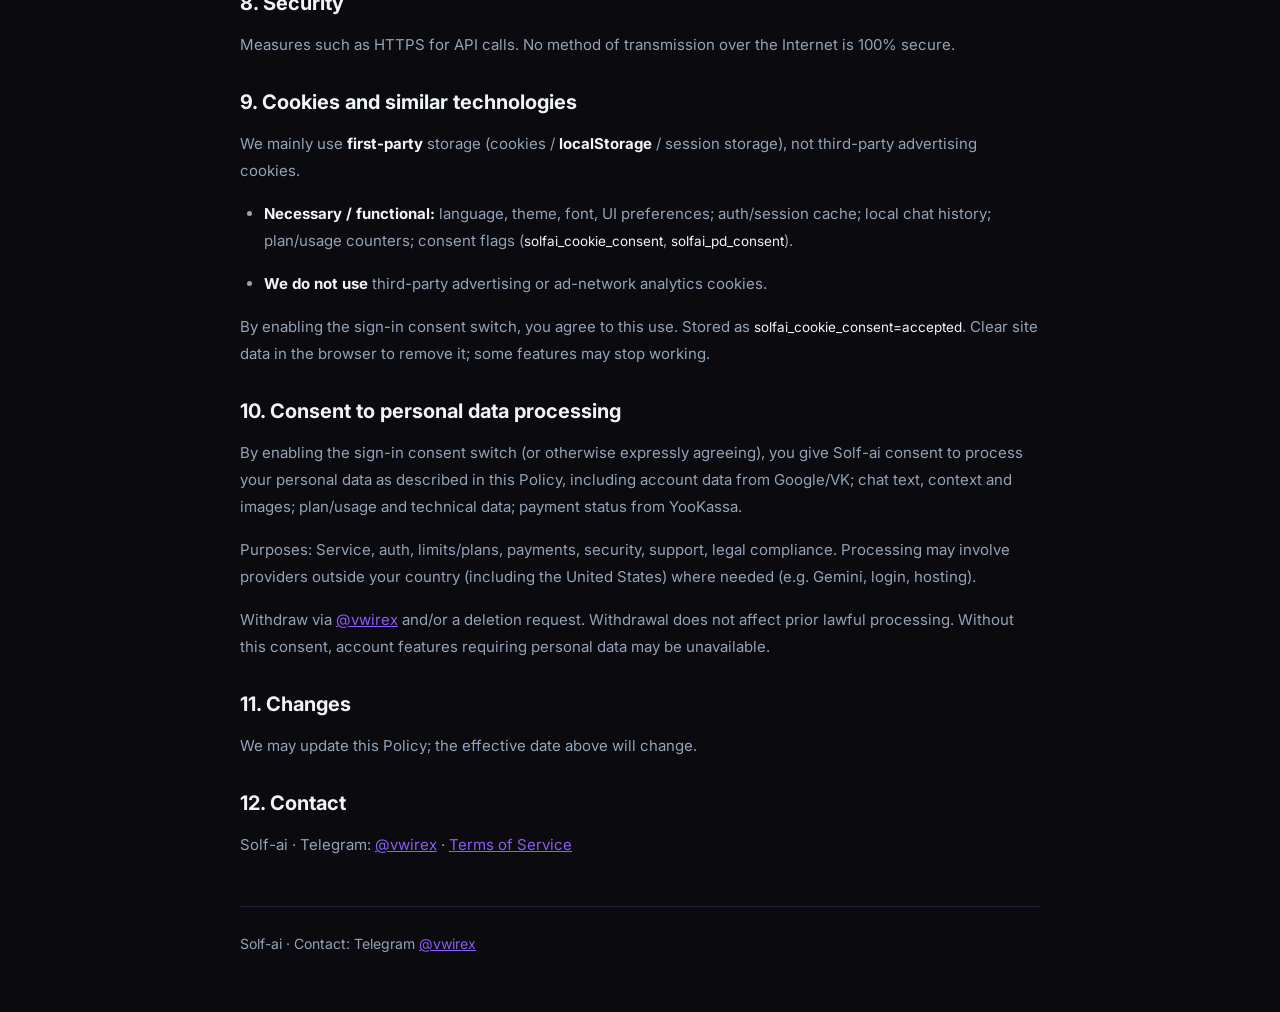
<file: privacy.html>
<!DOCTYPE html>
<html lang="en">
<head>
    <script>
        (function() {
            try {
                var theme = localStorage.getItem('solfai_theme');
                if (theme === 'light') document.documentElement.setAttribute('data-theme', 'light');
                var color = localStorage.getItem('solfai_color');
                if (color && color !== 'default') document.documentElement.setAttribute('data-color', color);
            } catch (e) {}
        })();
    </script>
    <meta charset="UTF-8">
    <meta name="viewport" content="width=device-width, initial-scale=1.0">
    <title>Privacy Policy — Solf-ai</title>
    <link rel="icon" type="image/png" sizes="192x192" href="assets/favicon-192.png?v=8">
    <link rel="icon" href="favicon.ico?v=8" sizes="48x48">
    <link rel="icon" type="image/png" sizes="32x32" href="assets/favicon-32.png?v=8">
    <link rel="apple-touch-icon" sizes="180x180" href="assets/apple-touch-icon.png?v=8">
    <link rel="preconnect" href="https://fonts.googleapis.com">
    <link rel="preconnect" href="https://fonts.gstatic.com" crossorigin>
    <link href="https://fonts.googleapis.com/css2?family=Inter:wght@300;400;500;600;700&display=swap" rel="stylesheet">
    <style>
        * { font-family: 'Inter', sans-serif; box-sizing: border-box; }
        :root {
            --bg-primary: #0a0a0f; --bg-secondary: #13131a; --text-primary: #f1f5f9;
            --text-secondary: #94a3b8; --purple-soft: #8b5cf6; --purple-glow: #a78bfa;
            --border-color: rgba(139,92,246,0.2); --hover-accent-bg: rgba(139,92,246,0.1);
        }
        [data-theme="light"] {
            --bg-primary: #f8f7fc; --bg-secondary: #ffffff; --text-primary: #1e1b2e;
            --text-secondary: #64607a; --purple-soft: #7c3aed; --purple-glow: #8b5cf6;
            --border-color: rgba(139,92,246,0.2); --hover-accent-bg: rgba(139,92,246,0.1);
        }
        [data-color="blue"] { --purple-soft: #3b82f6; --purple-glow: #60a5fa; --border-color: rgba(59,130,246,0.2); --hover-accent-bg: rgba(59,130,246,0.1); }
        [data-color="green"] { --purple-soft: #10b981; --purple-glow: #34d399; --border-color: rgba(16,185,129,0.2); --hover-accent-bg: rgba(16,185,129,0.1); }
        [data-color="rose"] { --purple-soft: #f43f5e; --purple-glow: #fb7185; --border-color: rgba(244,63,94,0.2); --hover-accent-bg: rgba(244,63,94,0.1); }
        body { background: var(--bg-primary); color: var(--text-primary); min-height: 100vh; margin: 0; padding: 40px 20px; }
        .container { max-width: 800px; margin: 0 auto; }
        .header { display: flex; justify-content: space-between; align-items: center; margin-bottom: 32px; flex-wrap: wrap; gap: 16px; }
        .back-link { color: var(--purple-soft); text-decoration: none; font-size: 14px; }
        .lang-btn { padding: 8px 12px; background: var(--bg-secondary); border: 1px solid var(--border-color); border-radius: 8px; color: var(--text-primary); cursor: pointer; font-size: 14px; }
        .lang-btn.active, .lang-btn:hover { border-color: var(--purple-soft); background: var(--hover-accent-bg); }
        h1 { font-size: 2rem; margin-bottom: 8px; background: linear-gradient(135deg, var(--purple-soft), var(--purple-glow)); -webkit-background-clip: text; background-clip: text; -webkit-text-fill-color: transparent; }
        .date { color: var(--text-secondary); font-size: 14px; margin-bottom: 40px; }
        h2 { font-size: 1.25rem; margin: 32px 0 16px; color: var(--text-primary); scroll-margin-top: 24px; }
        p, li { font-size: 15px; color: var(--text-secondary); line-height: 1.8; margin-bottom: 16px; }
        ul { padding-left: 24px; }
        strong { color: var(--text-primary); }
        a { color: var(--purple-soft); }
        code { font-size: 0.9em; color: var(--text-primary); }
        .content { display: none; }
        .content.active { display: block; }
        .site-contact { margin-top: 48px; padding-top: 24px; border-top: 1px solid var(--border-color); font-size: 14px; color: var(--text-secondary); }
    </style>
</head>
<body>
    <div class="container">
        <div class="header">
            <a href="index.html" class="back-link" id="backLink">← Back to Solf-ai</a>
            <div class="lang-selector">
                <button class="lang-btn active" data-lang="en">EN</button>
                <button class="lang-btn" data-lang="ru">RU</button>
            </div>
        </div>

        <div class="content active" id="content-en">
            <h1>Privacy Policy</h1>
            <p class="date">Effective date: July 28, 2026 · <a href="terms.html">Terms of Service</a></p>
            <p>This Privacy Policy describes how Solf-ai (“<strong>we</strong>”, “<strong>us</strong>”) processes personal data when you use our website and application (the “<strong>Service</strong>”). It should be read together with our <a href="terms.html">Terms of Service</a>. Where Russian law applies, processing is also guided by Federal Law No. 152-FZ “On Personal Data”.</p>
            <p>Jump to: <a href="#consent">Consent to data processing</a> · <a href="#cookies">Cookies</a></p>

            <h2>1. Operator / contact</h2>
            <p>Solf-ai is operated as an independent online service. Contact: Telegram <a href="https://t.me/vwirex" target="_blank" rel="noopener noreferrer">@vwirex</a>.</p>

            <h2>2. Categories of data we process</h2>
            <ul>
                <li><strong>Account &amp; identity:</strong> when you sign in with Google or VK — typically name, email, profile picture URL, provider id.</li>
                <li><strong>Messages &amp; prompts:</strong> text and limited conversation context sent to our backend for AI replies.</li>
                <li><strong>Images you attach:</strong> sent to our backend for analysis.</li>
                <li><strong>Local storage:</strong> chats and preferences in the browser (<strong>localStorage</strong>).</li>
                <li><strong>Consent flags:</strong> that you accepted legal consents on sign-in (stored locally).</li>
                <li><strong>Technical data:</strong> IP, timestamps, request metadata for security and operation.</li>
                <li><strong>Payments:</strong> plan/payment status via <strong>YooKassa</strong>; card numbers are handled by YooKassa.</li>
            </ul>

            <h2>3. Purposes</h2>
            <p>Operate and secure the Service; authenticate users; enforce limits and plans; process payments; respond to requests; comply with law.</p>

            <h2>4. AI processing (Google Gemini) and other recipients</h2>
            <p>We do <strong>not</strong> sell your personal data. Prompts and images may be processed via <strong>Google Gemini</strong>. We aim not to send account name/email/phone to the model as separate profile fields; if you type them in chat, they may appear in the prompt.</p>
            <p>Other providers may include Google (auth/AI), VK (auth), hosting/CDN (e.g. Cloudflare), database/session storage, YooKassa, and optional email/SMS providers. Processing may occur outside your country (including the United States) where needed for the features you use.</p>

            <h2>5. Retention</h2>
            <p>Browser data until you clear it. Server data as needed for the Service, security, and law. Deletion requests: <a href="https://t.me/vwirex" target="_blank" rel="noopener noreferrer">@vwirex</a>.</p>

            <h2>6. Your rights</h2>
            <p>Depending on law: access, correction, deletion, restriction, information about processing; under Russian law you may also contact Roskomnadzor. Contact <a href="https://t.me/vwirex" target="_blank" rel="noopener noreferrer">@vwirex</a>.</p>

            <h2>7. Children / age</h2>
            <p>Not directed at children under <strong>13</strong>. Paid plans are intended for users aged <strong>18+</strong>.</p>

            <h2>8. Security</h2>
            <p>Measures such as HTTPS for API calls. No method of transmission over the Internet is 100% secure.</p>

            <h2 data-anchor="cookies">9. Cookies and similar technologies</h2>
            <p>We mainly use <strong>first-party</strong> storage (cookies / <strong>localStorage</strong> / session storage), not third-party advertising cookies.</p>
            <ul>
                <li><strong>Necessary / functional:</strong> language, theme, font, UI preferences; auth/session cache; local chat history; plan/usage counters; consent flags (<code>solfai_cookie_consent</code>, <code>solfai_pd_consent</code>).</li>
                <li><strong>We do not use</strong> third-party advertising or ad-network analytics cookies.</li>
            </ul>
            <p>By enabling the sign-in consent switch, you agree to this use. Stored as <code>solfai_cookie_consent=accepted</code>. Clear site data in the browser to remove it; some features may stop working.</p>

            <h2 data-anchor="consent">10. Consent to personal data processing</h2>
            <p>By enabling the sign-in consent switch (or otherwise expressly agreeing), you give Solf-ai consent to process your personal data as described in this Policy, including account data from Google/VK; chat text, context and images; plan/usage and technical data; payment status from YooKassa.</p>
            <p>Purposes: Service, auth, limits/plans, payments, security, support, legal compliance. Processing may involve providers outside your country (including the United States) where needed (e.g. Gemini, login, hosting).</p>
            <p>Withdraw via <a href="https://t.me/vwirex" target="_blank" rel="noopener noreferrer">@vwirex</a> and/or a deletion request. Withdrawal does not affect prior lawful processing. Without this consent, account features requiring personal data may be unavailable.</p>

            <h2>11. Changes</h2>
            <p>We may update this Policy; the effective date above will change.</p>

            <h2>12. Contact</h2>
            <p>Solf-ai · Telegram: <a href="https://t.me/vwirex" target="_blank" rel="noopener noreferrer">@vwirex</a> · <a href="terms.html">Terms of Service</a></p>
        </div>

        <div class="content" id="content-ru">
            <h1>Политика конфиденциальности</h1>
            <p class="date">Дата вступления в силу: 28 июля 2026 г. · <a href="terms.html">Условия использования</a></p>
            <p>Настоящая Политика описывает обработку персональных данных при использовании Solf-ai («<strong>Сервис</strong>»). Действует совместно с <a href="terms.html">Условиями использования</a>. При применимости российского права учитывается Федеральный закон № 152-ФЗ «О персональных данных».</p>
            <p>Разделы: <a href="#consent">обработка данных (согласие)</a> · <a href="#cookies">Cookies</a></p>

            <h2>1. Оператор / контакт</h2>
            <p>Solf-ai — независимый онлайн-сервис. Контакт: Telegram <a href="https://t.me/vwirex" target="_blank" rel="noopener noreferrer">@vwirex</a>.</p>

            <h2>2. Какие данные обрабатываются</h2>
            <ul>
                <li><strong>Учётная запись:</strong> при входе через Google или VK — обычно имя, email, URL фото, id провайдера.</li>
                <li><strong>Сообщения:</strong> текст и ограниченный контекст на бэкенд для ответа ИИ.</li>
                <li><strong>Изображения:</strong> на бэкенд для анализа.</li>
                <li><strong>Локально:</strong> чаты и настройки в <strong>localStorage</strong>.</li>
                <li><strong>Флаги согласия:</strong> факт принятия согласий при входе.</li>
                <li><strong>Технические данные:</strong> IP, время, метаданные для безопасности.</li>
                <li><strong>Оплата:</strong> статус через <strong>ЮKassa</strong>; номер карты обрабатывает ЮKassa.</li>
            </ul>

            <h2>3. Цели</h2>
            <p>Сервис и безопасность; вход; лимиты и тарифы; оплата; обращения; закон.</p>

            <h2>4. ИИ (Google Gemini) и получатели</h2>
            <p>Мы <strong>не продаём</strong> персональные данные. Запросы и изображения могут обрабатываться через <strong>Google Gemini</strong>. Имя/email/телефон из профиля в модель отдельными полями не отправляем; если вы напишете их в чат — могут попасть в текст.</p>
            <p>Также: Google, VK, хостинг/CDN (напр. Cloudflare), БД/сессии, ЮKassa, при необходимости email/SMS. Обработка может быть за пределами вашей страны (в т.ч. США).</p>

            <h2>5. Сроки хранения</h2>
            <p>В браузере — до очистки вами. На сервере — пока нужно для Сервиса, безопасности и закона. Удаление: <a href="https://t.me/vwirex" target="_blank" rel="noopener noreferrer">@vwirex</a>.</p>

            <h2>6. Ваши права</h2>
            <p>Доступ, уточнение, удаление, ограничение, сведения об обработке; по РФ — также Роскомнадзор. Пишите <a href="https://t.me/vwirex" target="_blank" rel="noopener noreferrer">@vwirex</a>.</p>

            <h2>7. Возраст</h2>
            <p>Не для детей младше <strong>13</strong>. Платные тарифы — от <strong>18</strong>.</p>

            <h2>8. Безопасность</h2>
            <p>В т.ч. HTTPS для API. Абсолютной безопасности в сети нет.</p>

            <h2 data-anchor="cookies">9. Cookie и аналоги</h2>
            <p>В основном <strong>собственное</strong> хранилище (cookies / <strong>localStorage</strong> / session storage), без рекламных cookies третьих сторон.</p>
            <ul>
                <li><strong>Необходимые / функциональные:</strong> язык, тема, шрифт, UI; кэш входа; локальные чаты; счётчики тарифа; флаги согласия (<code>solfai_cookie_consent</code>, <code>solfai_pd_consent</code>).</li>
                <li><strong>Не используем</strong> рекламные cookies рекламных сетей.</li>
            </ul>
            <p>Согласие — тумблером при входе, хранится как <code>solfai_cookie_consent=accepted</code>. Очистка данных сайта в браузере может отключить часть функций.</p>

            <h2 data-anchor="consent">10. Согласие на обработку персональных данных</h2>
            <p>Включая тумблер при входе, вы даёте Solf-ai согласие на обработку ПДн, описанных в Политике: данные Google/VK; чат и изображения; тариф/использование и техданные; статус оплаты ЮKassa.</p>
            <p>Цели: Сервис, вход, лимиты/тарифы, оплата, безопасность, поддержка, закон. Возможна обработка за рубежом (в т.ч. США), если нужна для функций (Gemini, логин, хостинг).</p>
            <p>Отзыв: <a href="https://t.me/vwirex" target="_blank" rel="noopener noreferrer">@vwirex</a> и/или удаление данных. Без согласия функции аккаунта с ПДн могут быть недоступны.</p>

            <h2>11. Изменения</h2>
            <p>Политику можно обновлять; дата выше актуальна.</p>

            <h2>12. Контакты</h2>
            <p>Solf-ai · Telegram: <a href="https://t.me/vwirex" target="_blank" rel="noopener noreferrer">@vwirex</a> · <a href="terms.html">Условия использования</a></p>
        </div>

        <p class="site-contact" id="siteContactLine">Solf-ai · Contact: Telegram <a href="https://t.me/vwirex" target="_blank" rel="noopener noreferrer">@vwirex</a></p>
    </div>

    <script>
        const backTexts = { en: '← Back to Solf-ai', ru: '← Вернуться на Solf-ai' };
        const contactTexts = {
            en: 'Solf-ai · Contact: Telegram <a href="https://t.me/vwirex" target="_blank" rel="noopener noreferrer">@vwirex</a>',
            ru: 'Solf-ai · Контакт: Telegram <a href="https://t.me/vwirex" target="_blank" rel="noopener noreferrer">@vwirex</a>'
        };

        function applyLang(lang) {
            document.querySelectorAll('.lang-btn').forEach(b => b.classList.toggle('active', b.dataset.lang === lang));
            document.querySelectorAll('.content').forEach(c => c.classList.remove('active'));
            document.getElementById('content-' + lang).classList.add('active');
            document.getElementById('backLink').textContent = backTexts[lang];
            document.getElementById('siteContactLine').innerHTML = contactTexts[lang];
        }

        function scrollToHash() {
            const id = (location.hash || '').replace(/^#/, '');
            if (!id) return;
            const active = document.querySelector('.content.active');
            const el = active && active.querySelector('[data-anchor="' + id + '"]');
            if (el) setTimeout(() => el.scrollIntoView({ behavior: 'smooth', block: 'start' }), 50);
        }

        document.querySelectorAll('.lang-btn').forEach(btn => {
            btn.addEventListener('click', () => {
                const lang = btn.dataset.lang === 'ru' ? 'ru' : 'en';
                applyLang(lang);
                scrollToHash();
            });
        });

        const savedLang = localStorage.getItem('solfai_lang') === 'ru' ? 'ru' : 'en';
        applyLang(savedLang);
        scrollToHash();
        window.addEventListener('hashchange', scrollToHash);
    </script>
</body>
</html>
</file>
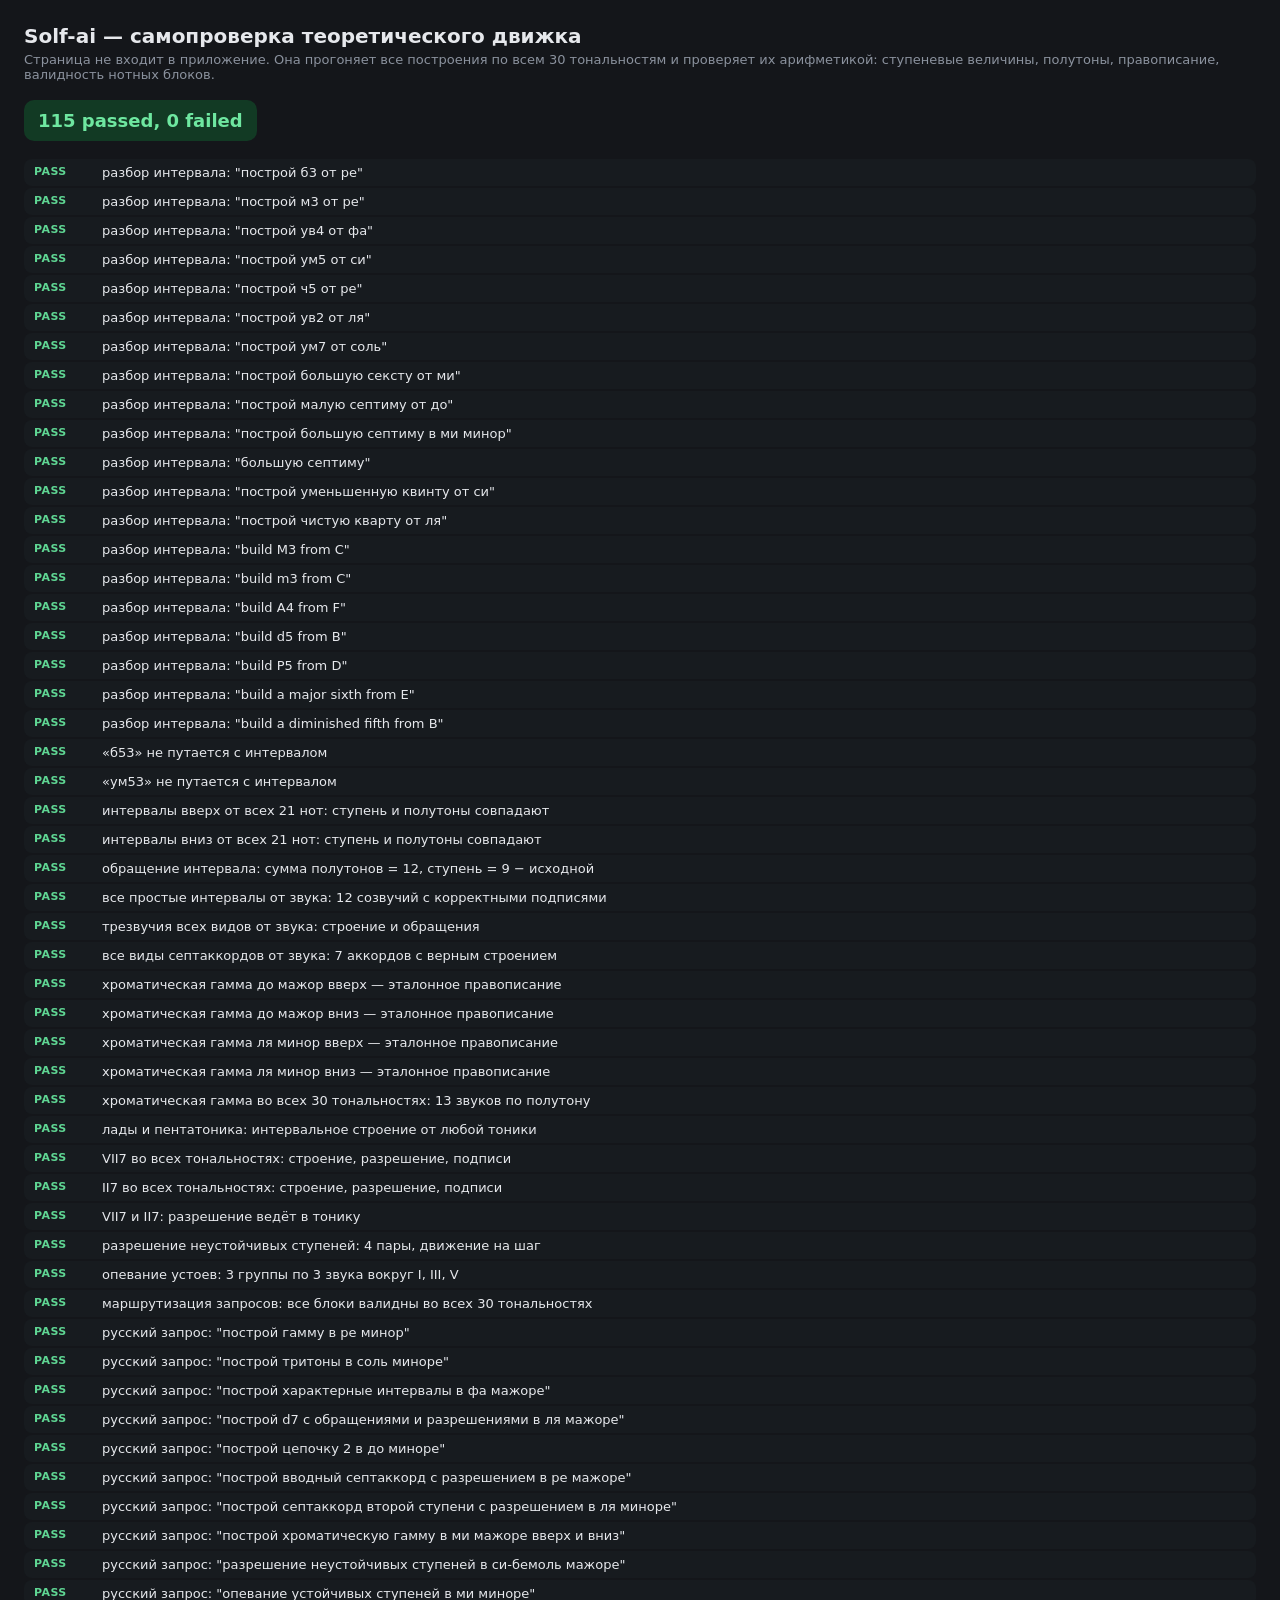
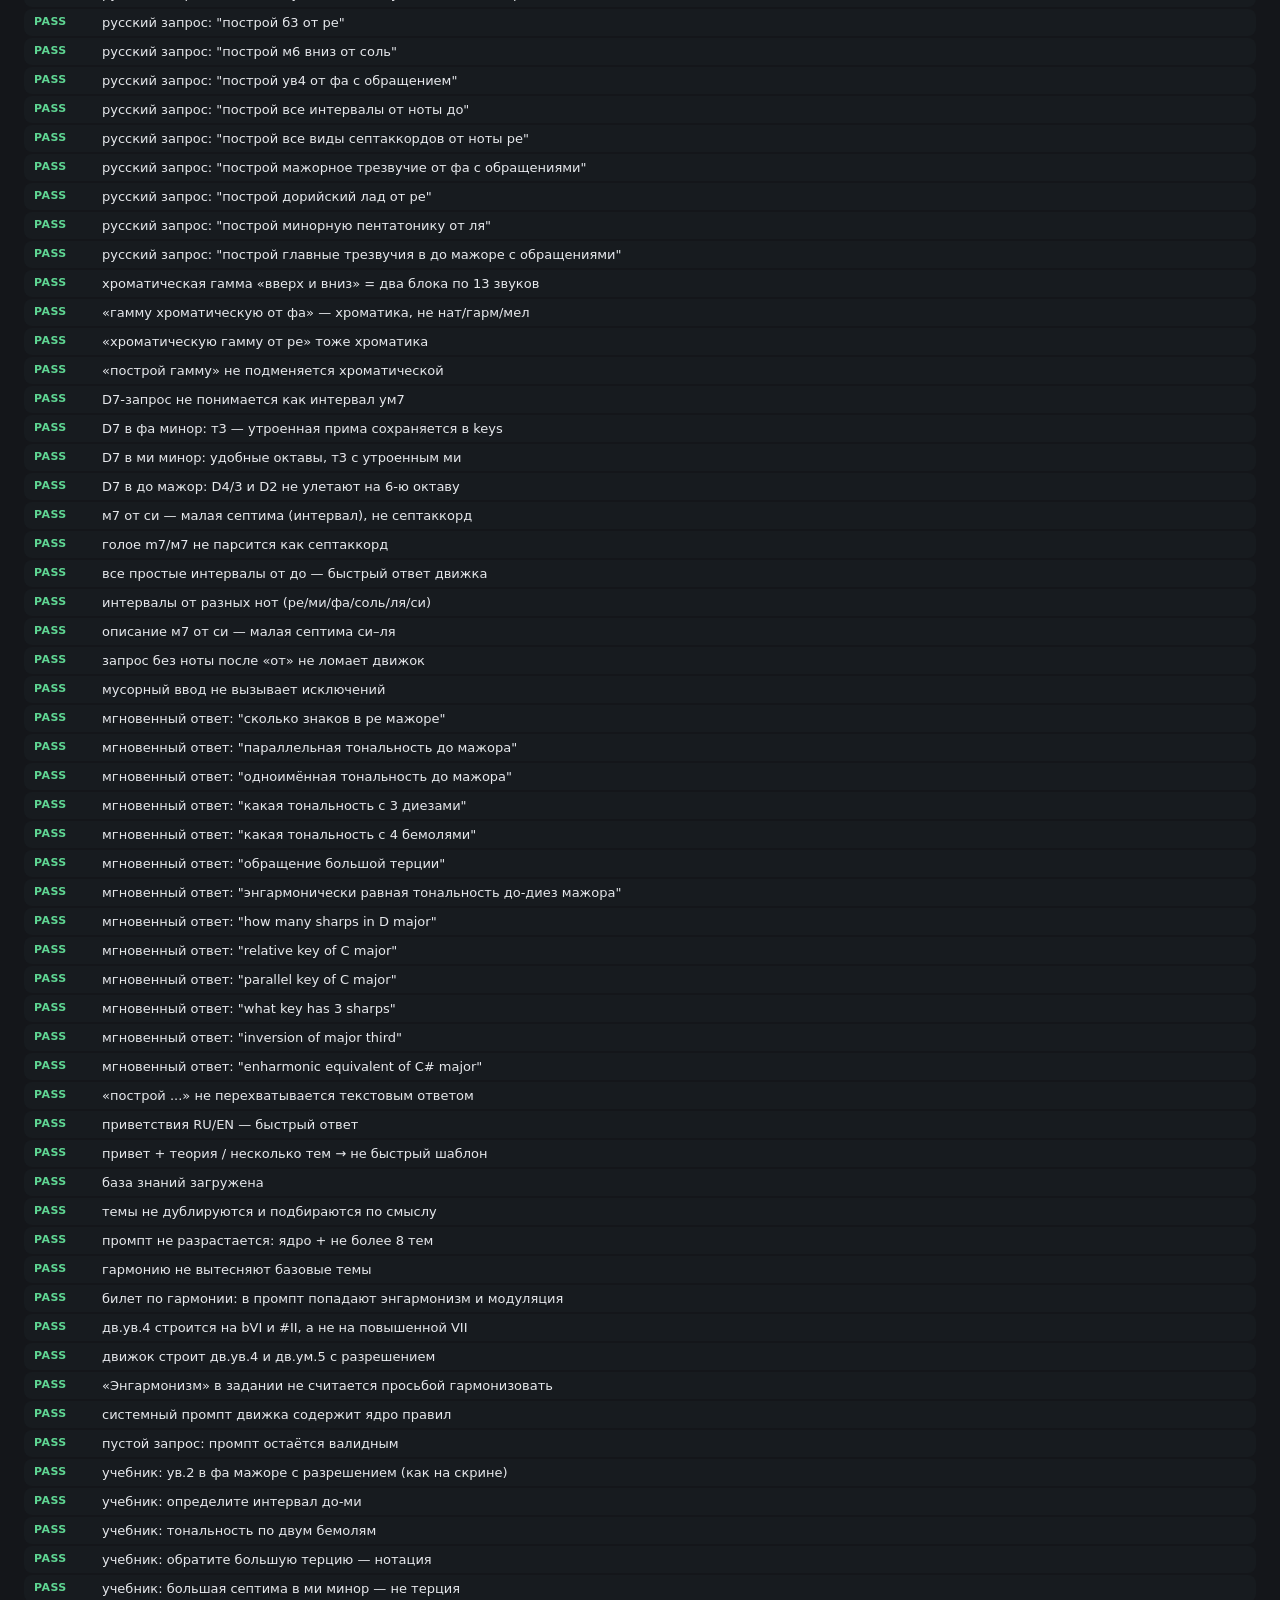
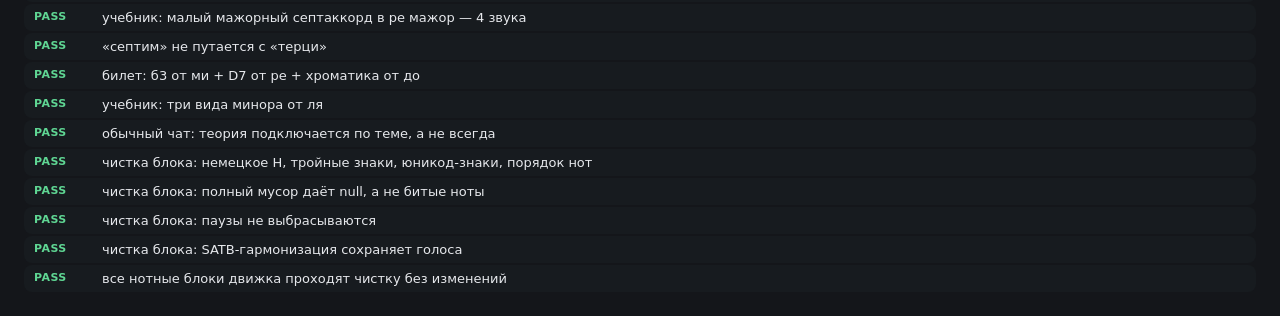
<file: selftest.html>
<!DOCTYPE html>
<html lang="ru">
<head>
    <meta charset="UTF-8">
    <title>Solf-ai — самопроверка теории</title>
    <style>
        body { font-family: 'Segoe UI', system-ui, sans-serif; background: #14161a; color: #e6e8ec; margin: 0; padding: 24px; }
        h1 { font-size: 20px; margin: 0 0 4px; }
        p.hint { color: #8b929e; font-size: 13px; margin: 0 0 18px; }
        .summary { font-size: 18px; font-weight: 700; padding: 10px 14px; border-radius: 10px; display: inline-block; margin-bottom: 18px; }
        .summary.pass { background: #123a24; color: #6ee7a0; }
        .summary.fail { background: #3d1620; color: #ff8497; }
        .row { display: grid; grid-template-columns: 58px 1fr; gap: 10px; padding: 6px 10px; border-radius: 8px; font-size: 13px; align-items: start; }
        .row + .row { margin-top: 2px; }
        .row.ok { background: #171b1f; }
        .row.bad { background: #2a151b; }
        .row.info { background: #17202a; }
        .mark { font-weight: 700; font-size: 11px; letter-spacing: .04em; }
        .row.ok .mark { color: #5fd693; }
        .row.bad .mark { color: #ff8497; }
        .row.info .mark { color: #7fb6ff; }
        .detail { grid-column: 2; color: #ffb4a2; font-size: 12px; margin-top: 3px; display: block; }
        .row.info .detail { color: #8b929e; }
    </style>
</head>
<body>
    <h1>Solf-ai — самопроверка теоретического движка</h1>
    <p class="hint">Страница не входит в приложение. Она прогоняет все построения по всем 30 тональностям и проверяет их арифметикой: ступеневые величины, полутоны, правописание, валидность нотных блоков.</p>
    <div id="summary" class="summary">выполняется…</div>
    <div id="results"></div>

    <script src="theory-kb.js"></script>
    <script src="theory.js"></script>
    <script src="selftest.js"></script>
</body>
</html>
</file>
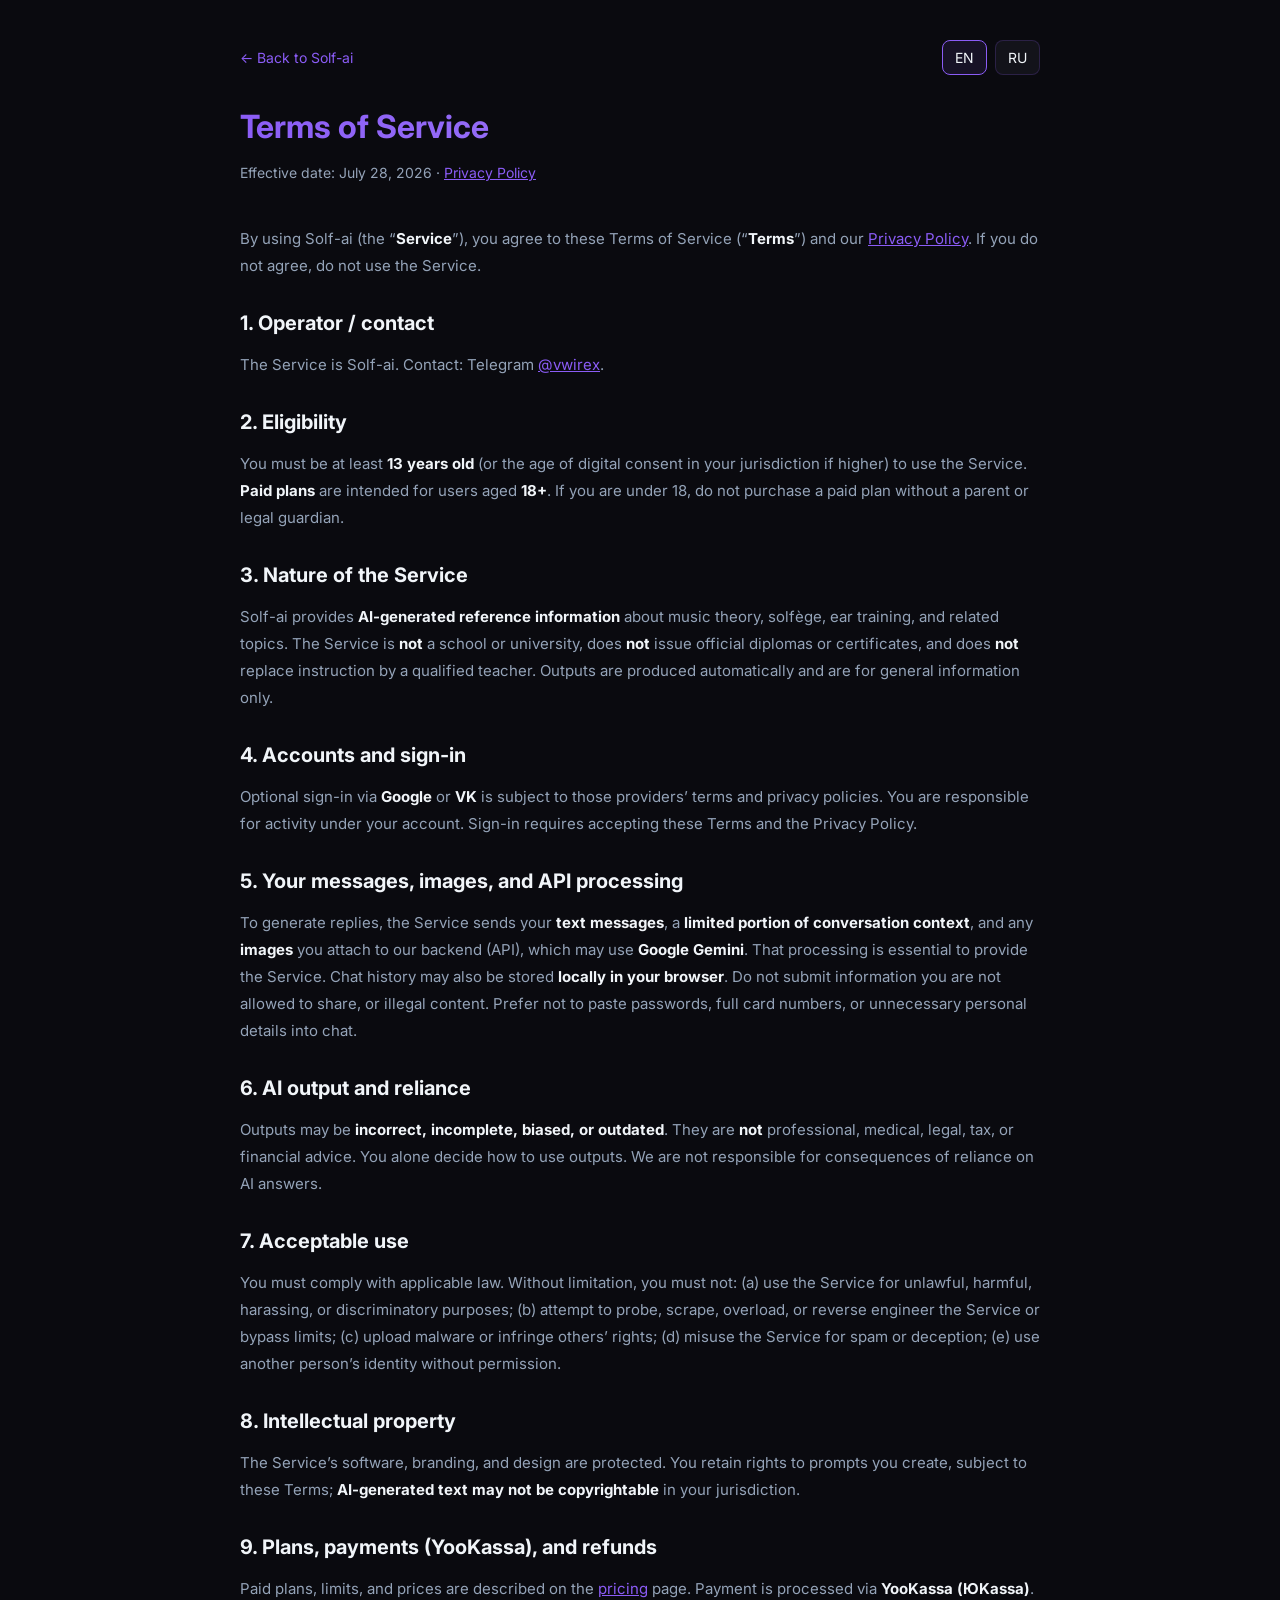
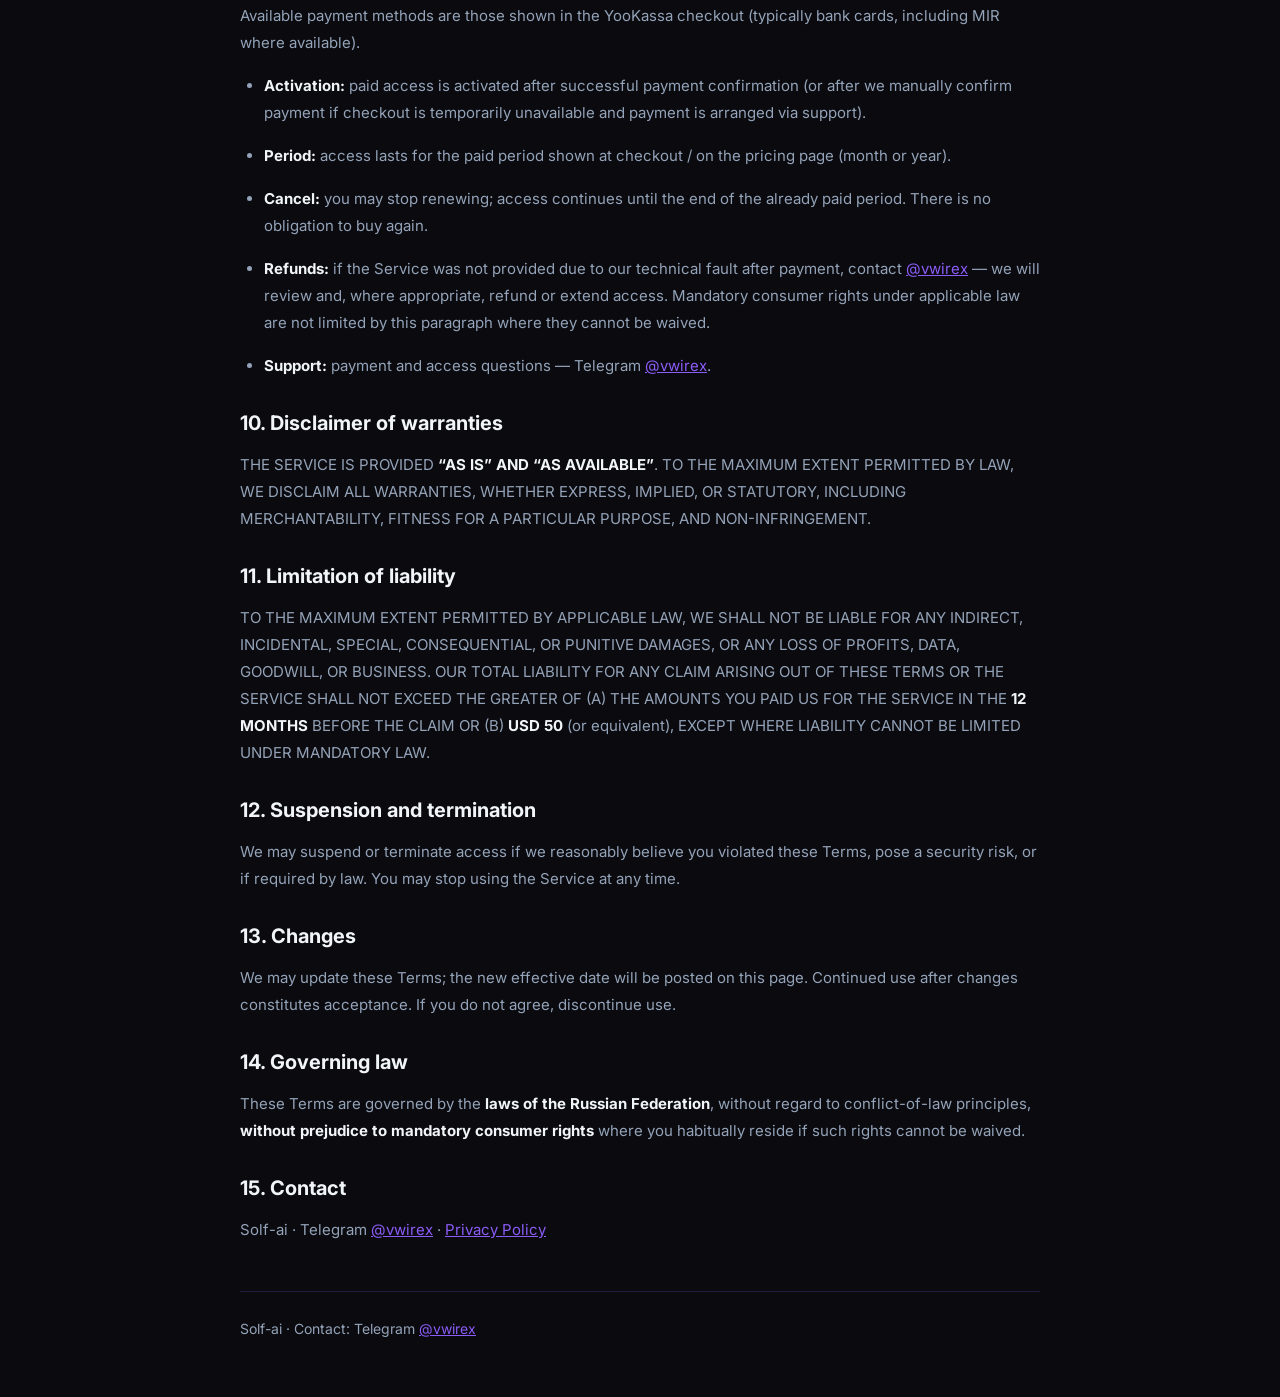
<file: terms.html>
<!DOCTYPE html>
<html lang="en">
<head>
    <script>
        (function() {
            try {
                var theme = localStorage.getItem('solfai_theme');
                if (theme === 'light') {
                    document.documentElement.setAttribute('data-theme', 'light');
                }
                var color = localStorage.getItem('solfai_color');
                if (color && color !== 'default') {
                    document.documentElement.setAttribute('data-color', color);
                }
            } catch (e) {}
        })();
    </script>
    <meta charset="UTF-8">
    <meta name="viewport" content="width=device-width, initial-scale=1.0">
    <title>Terms of Service — Solf-ai</title>
    <link rel="icon" type="image/png" sizes="192x192" href="assets/favicon-192.png?v=8">
    <link rel="icon" href="favicon.ico?v=8" sizes="48x48">
    <link rel="icon" type="image/png" sizes="32x32" href="assets/favicon-32.png?v=8">
    <link rel="apple-touch-icon" sizes="180x180" href="assets/apple-touch-icon.png?v=8">
    <link rel="manifest" href="manifest.json">
    <meta name="apple-mobile-web-app-capable" content="yes">
    <meta name="apple-mobile-web-app-status-bar-style" content="black-translucent">
    <meta name="apple-mobile-web-app-title" content="Solf-ai">
    <link rel="preconnect" href="https://fonts.googleapis.com">
<link rel="preconnect" href="https://fonts.gstatic.com" crossorigin>
<link href="https://fonts.googleapis.com/css2?family=Inter:wght@300;400;500;600;700&family=Outfit:wght@400;500;600;700;800&display=swap" rel="stylesheet">
    <style>
        * { font-family: 'Inter', sans-serif; box-sizing: border-box; }
        :root {
            --bg-primary: #0a0a0f; --bg-secondary: #13131a; --text-primary: #f1f5f9;
            --text-secondary: #94a3b8; --purple-soft: #8b5cf6; --purple-glow: #a78bfa;
            --border-color: rgba(139,92,246,0.2); --hover-accent-bg: rgba(139,92,246,0.1);
        }
        [data-theme="light"] {
            --bg-primary: #f8f7fc; --bg-secondary: #ffffff; --text-primary: #1e1b2e;
            --text-secondary: #64607a; --purple-soft: #7c3aed; --purple-glow: #8b5cf6;
            --border-color: rgba(139,92,246,0.2); --hover-accent-bg: rgba(139,92,246,0.1);
        }
        [data-color="blue"] {
            --purple-soft: #3b82f6; --purple-glow: #60a5fa; --border-color: rgba(59,130,246,0.2); --hover-accent-bg: rgba(59,130,246,0.1);
        }
        [data-theme="light"][data-color="blue"] {
            --purple-glow: #2563eb; --border-color: rgba(59,130,246,0.2); --hover-accent-bg: rgba(59,130,246,0.1);
        }
        [data-color="green"] {
            --purple-soft: #10b981; --purple-glow: #34d399; --border-color: rgba(16,185,129,0.2); --hover-accent-bg: rgba(16,185,129,0.1);
        }
        [data-theme="light"][data-color="green"] {
            --purple-glow: #059669; --border-color: rgba(16,185,129,0.2); --hover-accent-bg: rgba(16,185,129,0.1);
        }
        [data-color="rose"] {
            --purple-soft: #f43f5e; --purple-glow: #fb7185; --border-color: rgba(244,63,94,0.2); --hover-accent-bg: rgba(244,63,94,0.1);
        }
        [data-theme="light"][data-color="rose"] {
            --purple-glow: #e11d48; --border-color: rgba(244,63,94,0.2); --hover-accent-bg: rgba(244,63,94,0.1);
        }
        [data-theme="light"] body {
            background: linear-gradient(180deg, #f8f7fc 0%, #f0eef7 100%);
        }
        body { background: var(--bg-primary); color: var(--text-primary); min-height: 100vh; margin: 0; padding: 40px 20px; transition: all 0.3s; }
        .container { max-width: 800px; margin: 0 auto; }
        .header { display: flex; justify-content: space-between; align-items: center; margin-bottom: 32px; flex-wrap: wrap; gap: 16px; }
        .back-link { display: inline-flex; align-items: center; gap: 8px; color: var(--purple-soft); text-decoration: none; font-size: 14px; }
        .back-link:hover { text-decoration: underline; }
        .lang-selector { display: flex; gap: 8px; flex-wrap: wrap; }
        .lang-btn { padding: 8px 12px; background: var(--bg-secondary); border: 1px solid var(--border-color); border-radius: 8px; color: var(--text-primary); cursor: pointer; font-size: 14px; transition: all 0.2s; }
        .lang-btn:hover, .lang-btn.active { border-color: var(--purple-soft); background: var(--hover-accent-bg); }
        h1 { font-size: 2rem; margin-bottom: 8px; background: linear-gradient(135deg, var(--purple-soft), var(--purple-glow)); -webkit-background-clip: text; background-clip: text; -webkit-text-fill-color: transparent; }
        .date { color: var(--text-secondary); font-size: 14px; margin-bottom: 40px; }
        h2 { font-size: 1.25rem; margin: 32px 0 16px; color: var(--text-primary); }
        p, li { font-size: 15px; color: var(--text-secondary); line-height: 1.8; margin-bottom: 16px; }
        ul { padding-left: 24px; }
        strong { color: var(--text-primary); }
        a { color: var(--purple-soft); }
        .content { display: none; }
        .content.active { display: block; }
        .site-contact { margin-top: 48px; padding-top: 24px; border-top: 1px solid var(--border-color); font-size: 14px; color: var(--text-secondary); }
    </style>
</head>
<body class="preload">
    <div class="container">
        <div class="header">
            <a href="index.html" class="back-link" id="backLink">← Back to Solf-ai</a>
            <div class="lang-selector">
                <button class="lang-btn active" data-lang="en">EN</button>
                <button class="lang-btn" data-lang="ru">RU</button>
            </div>
        </div>

        <div class="content active" id="content-en">
            <h1>Terms of Service</h1>
            <p class="date">Effective date: July 28, 2026 · <a href="privacy.html">Privacy Policy</a></p>
            <p>By using Solf-ai (the “<strong>Service</strong>”), you agree to these Terms of Service (“<strong>Terms</strong>”) and our <a href="privacy.html">Privacy Policy</a>. If you do not agree, do not use the Service.</p>

            <h2>1. Operator / contact</h2>
            <p>The Service is Solf-ai. Contact: Telegram <a href="https://t.me/vwirex" target="_blank" rel="noopener noreferrer">@vwirex</a>.</p>

            <h2>2. Eligibility</h2>
            <p>You must be at least <strong>13 years old</strong> (or the age of digital consent in your jurisdiction if higher) to use the Service. <strong>Paid plans</strong> are intended for users aged <strong>18+</strong>. If you are under 18, do not purchase a paid plan without a parent or legal guardian.</p>

            <h2>3. Nature of the Service</h2>
            <p>Solf-ai provides <strong>AI-generated reference information</strong> about music theory, solfège, ear training, and related topics. The Service is <strong>not</strong> a school or university, does <strong>not</strong> issue official diplomas or certificates, and does <strong>not</strong> replace instruction by a qualified teacher. Outputs are produced automatically and are for general information only.</p>

            <h2>4. Accounts and sign-in</h2>
            <p>Optional sign-in via <strong>Google</strong> or <strong>VK</strong> is subject to those providers’ terms and privacy policies. You are responsible for activity under your account. Sign-in requires accepting these Terms and the Privacy Policy.</p>

            <h2>5. Your messages, images, and API processing</h2>
            <p>To generate replies, the Service sends your <strong>text messages</strong>, a <strong>limited portion of conversation context</strong>, and any <strong>images</strong> you attach to our backend (API), which may use <strong>Google Gemini</strong>. That processing is essential to provide the Service. Chat history may also be stored <strong>locally in your browser</strong>. Do not submit information you are not allowed to share, or illegal content. Prefer not to paste passwords, full card numbers, or unnecessary personal details into chat.</p>

            <h2>6. AI output and reliance</h2>
            <p>Outputs may be <strong>incorrect, incomplete, biased, or outdated</strong>. They are <strong>not</strong> professional, medical, legal, tax, or financial advice. You alone decide how to use outputs. We are not responsible for consequences of reliance on AI answers.</p>

            <h2>7. Acceptable use</h2>
            <p>You must comply with applicable law. Without limitation, you must not: (a) use the Service for unlawful, harmful, harassing, or discriminatory purposes; (b) attempt to probe, scrape, overload, or reverse engineer the Service or bypass limits; (c) upload malware or infringe others’ rights; (d) misuse the Service for spam or deception; (e) use another person’s identity without permission.</p>

            <h2>8. Intellectual property</h2>
            <p>The Service’s software, branding, and design are protected. You retain rights to prompts you create, subject to these Terms; <strong>AI-generated text may not be copyrightable</strong> in your jurisdiction.</p>

            <h2>9. Plans, payments (YooKassa), and refunds</h2>
            <p>Paid plans, limits, and prices are described on the <a href="pricing.html">pricing</a> page. Payment is processed via <strong>YooKassa (ЮKassa)</strong>. Available payment methods are those shown in the YooKassa checkout (typically bank cards, including MIR where available).</p>
            <ul>
                <li><strong>Activation:</strong> paid access is activated after successful payment confirmation (or after we manually confirm payment if checkout is temporarily unavailable and payment is arranged via support).</li>
                <li><strong>Period:</strong> access lasts for the paid period shown at checkout / on the pricing page (month or year).</li>
                <li><strong>Cancel:</strong> you may stop renewing; access continues until the end of the already paid period. There is no obligation to buy again.</li>
                <li><strong>Refunds:</strong> if the Service was not provided due to our technical fault after payment, contact <a href="https://t.me/vwirex" target="_blank" rel="noopener noreferrer">@vwirex</a> — we will review and, where appropriate, refund or extend access. Mandatory consumer rights under applicable law are not limited by this paragraph where they cannot be waived.</li>
                <li><strong>Support:</strong> payment and access questions — Telegram <a href="https://t.me/vwirex" target="_blank" rel="noopener noreferrer">@vwirex</a>.</li>
            </ul>

            <h2>10. Disclaimer of warranties</h2>
            <p>THE SERVICE IS PROVIDED <strong>“AS IS” AND “AS AVAILABLE”</strong>. TO THE MAXIMUM EXTENT PERMITTED BY LAW, WE DISCLAIM ALL WARRANTIES, WHETHER EXPRESS, IMPLIED, OR STATUTORY, INCLUDING MERCHANTABILITY, FITNESS FOR A PARTICULAR PURPOSE, AND NON-INFRINGEMENT.</p>

            <h2>11. Limitation of liability</h2>
            <p>TO THE MAXIMUM EXTENT PERMITTED BY APPLICABLE LAW, WE SHALL NOT BE LIABLE FOR ANY INDIRECT, INCIDENTAL, SPECIAL, CONSEQUENTIAL, OR PUNITIVE DAMAGES, OR ANY LOSS OF PROFITS, DATA, GOODWILL, OR BUSINESS. OUR TOTAL LIABILITY FOR ANY CLAIM ARISING OUT OF THESE TERMS OR THE SERVICE SHALL NOT EXCEED THE GREATER OF (A) THE AMOUNTS YOU PAID US FOR THE SERVICE IN THE <strong>12 MONTHS</strong> BEFORE THE CLAIM OR (B) <strong>USD 50</strong> (or equivalent), EXCEPT WHERE LIABILITY CANNOT BE LIMITED UNDER MANDATORY LAW.</p>

            <h2>12. Suspension and termination</h2>
            <p>We may suspend or terminate access if we reasonably believe you violated these Terms, pose a security risk, or if required by law. You may stop using the Service at any time.</p>

            <h2>13. Changes</h2>
            <p>We may update these Terms; the new effective date will be posted on this page. Continued use after changes constitutes acceptance. If you do not agree, discontinue use.</p>

            <h2>14. Governing law</h2>
            <p>These Terms are governed by the <strong>laws of the Russian Federation</strong>, without regard to conflict-of-law principles, <strong>without prejudice to mandatory consumer rights</strong> where you habitually reside if such rights cannot be waived.</p>

            <h2>15. Contact</h2>
            <p>Solf-ai · Telegram <a href="https://t.me/vwirex" target="_blank" rel="noopener noreferrer">@vwirex</a> · <a href="privacy.html">Privacy Policy</a></p>
        </div>

        <div class="content" id="content-ru">
            <h1>Условия использования</h1>
            <p class="date">Дата вступления в силу: 28 июля 2026 г. · <a href="privacy.html">Политика конфиденциальности</a></p>
            <p>Используя Solf-ai («<strong>Сервис</strong>»), вы принимаете настоящие Условия («<strong>Условия</strong>») и <a href="privacy.html">Политику конфиденциальности</a>. Если вы не согласны — не используйте Сервис.</p>

            <h2>1. Оператор / контакт</h2>
            <p>Сервис — Solf-ai. Связь: Telegram <a href="https://t.me/vwirex" target="_blank" rel="noopener noreferrer">@vwirex</a>.</p>

            <h2>2. Возраст</h2>
            <p>Для использования Сервиса вам должно быть не менее <strong>13 лет</strong> (или возраст цифрового согласия в вашей юрисдикции, если он выше). <strong>Платные тарифы</strong> рассчитаны на пользователей <strong>от 18 лет</strong>. Если вам меньше 18 — не оформляйте платную подписку без родителя или законного представителя.</p>

            <h2>3. Характер Сервиса</h2>
            <p>Solf-ai предоставляет <strong>справочную информацию, сгенерированную ИИ</strong>, по теории музыки, сольфеджио, слуху и смежным темам. Сервис <strong>не</strong> является образовательной организацией, <strong>не</strong> выдаёт государственные дипломы и <strong>не</strong> заменяет занятия с квалифицированным педагогом. Ответы формируются автоматически и носят общий информационный характер.</p>

            <h2>4. Учётная запись и вход</h2>
            <p>Опциональный вход через <strong>Google</strong> или <strong>VK</strong> регулируется условиями и политиками этих сервисов. Вы несёте ответственность за действия в учётной записи. Для входа необходимо принять настоящие Условия и Политику конфиденциальности.</p>

            <h2>5. Сообщения, изображения и обработка на сервере</h2>
            <p>Для генерации ответов Сервис передаёт на бэкенд (API) ваши <strong>текстовые сообщения</strong>, <strong>ограниченный контекст переписки</strong> и прикреплённые <strong>изображения</strong>; обработка может выполняться через <strong>Google Gemini</strong>. Без такой обработки предоставление Сервиса невозможно. История чатов может дополнительно храниться <strong>локально в браузере</strong>. Не отправляйте сведения, которые вы не вправе разглашать, и запрещённый контент. Не вставляйте в чат пароли, полные номера карт и лишние персональные данные.</p>

            <h2>6. Ответы ИИ и риски</h2>
            <p>Результаты могут быть <strong>неточными, неполными, предвзятыми или устаревшими</strong>. Они <strong>не</strong> являются профессиональной, медицинской, юридической, налоговой или иной консультацией. Решения о использовании ответов принимаете вы.</p>

            <h2>7. Допустимое использование</h2>
            <p>Вы обязуетесь соблюдать закон. Запрещено, в том числе: (a) противоправное, вредоносное, дискриминационное использование; (b) попытки взлома, парсинга, перегрузки, обхода лимитов; (c) загрузка вредоносного ПО, нарушение прав третьих лиц; (d) спам и обман; (e) использование чужой личности без согласия.</p>

            <h2>8. Интеллектуальная собственность</h2>
            <p>ПО, брендинг и дизайн Сервиса охраняются. Права на ваши запросы сохраняются за вами с учётом Условий; <strong>сгенерированный ИИ текст может не охраняться авторским правом</strong> в вашей юрисдикции.</p>

            <h2>9. Тарифы, оплата (ЮKassa) и возврат</h2>
            <p>Платные функции и цены описаны на странице <a href="pricing.html">тарифов</a>. Оплата проходит через <strong>ЮKassa</strong>. Доступные способы оплаты — те, что показывает форма ЮKassa (как правило банковские карты, в т.ч. МИР).</p>
            <ul>
                <li><strong>Активация:</strong> платный доступ включается после подтверждения успешной оплаты (либо после ручного подтверждения через поддержку, если форма оплаты временно недоступна).</li>
                <li><strong>Срок:</strong> доступ действует в течение оплаченного периода (месяц или год), указанного при оплате / на странице тарифов.</li>
                <li><strong>Отмена:</strong> вы можете не продлевать доступ; уже оплаченный период продолжает действовать до его окончания.</li>
                <li><strong>Возврат:</strong> если после оплаты Сервис не был предоставлен по нашей технической вине — напишите <a href="https://t.me/vwirex" target="_blank" rel="noopener noreferrer">@vwirex</a>: разберём и при обоснованности вернём оплату или продлим доступ. Императивные права потребителя, которые нельзя ограничить договором, сохраняются.</li>
                <li><strong>Поддержка:</strong> вопросы оплаты и доступа — Telegram <a href="https://t.me/vwirex" target="_blank" rel="noopener noreferrer">@vwirex</a>.</li>
            </ul>

            <h2>10. Отказ от гарантий</h2>
            <p>СЕРВИС ПРЕДОСТАВЛЯЕТСЯ <strong>«КАК ЕСТЬ»</strong>. В МАКСИМАЛЬНОЙ СТЕПЕНИ, ДОПУСТИМОЙ ЗАКОНОМ, МЫ ОТКАЗЫВАЕМСЯ ОТ ВСЕХ ГАРАНТИЙ, ЯВНЫХ И ПОДРАЗУМЕВАЕМЫХ.</p>

            <h2>11. Ограничение ответственности</h2>
            <p>В МАКСИМАЛЬНОЙ СТЕПЕНИ, ДОПУСТИМОЙ ПРИМЕНИМЫМ ПРАВОМ, МЫ НЕ НЕСЁМ ОТВЕТСТВЕННОСТИ ЗА КОСВЕННЫЙ, СЛУЧАЙНЫЙ, ОСОБЫЙ ИЛИ ШТРАФНОЙ УЩЕРБ, УПУЩЕННУЮ ВЫГОДУ ИЛИ ПОТЕРЮ ДАННЫХ. СОВОКУПНАЯ ОТВЕТСТВЕННОСТЬ ОГРАНИЧИВАЕТСЯ БОЛЬШЕЙ ИЗ ВЕЛИЧИН: (A) СУММЫ, УПЛАЧЕННОЙ ВАМИ ЗА СЕРВИС ЗА <strong>12 МЕСЯЦЕВ</strong> ДО ТРЕБОВАНИЯ, ИЛИ (B) <strong>50 ДОЛЛАРАМИ США</strong> (или эквивалентом), ЗА ИСКЛЮЧЕНИЕМ СЛУЧАЕВ, КОГДА ОГРАНИЧЕНИЕ ЗАПРЕЩЕНО ИМПЕРАТИВНЫМ ПРАВОМ.</p>

            <h2>12. Приостановление и прекращение</h2>
            <p>Мы можем приостановить или прекратить доступ при нарушении Условий, угрозе безопасности или по требованию закона. Вы можете прекратить использование в любой момент.</p>

            <h2>13. Изменения</h2>
            <p>Мы можем обновлять Условия; новая дата публикуется на этой странице. Продолжение использования после изменений означает согласие.</p>

            <h2>14. Применимое право</h2>
            <p>Условия регулируются <strong>законодательством Российской Федерации</strong> без учёта коллизионных норм, <strong>без ущерба для императивных прав потребителей</strong>, если такие права не могут быть отменены соглашением.</p>

            <h2>15. Контакты</h2>
            <p>Solf-ai · Telegram <a href="https://t.me/vwirex" target="_blank" rel="noopener noreferrer">@vwirex</a> · <a href="privacy.html">Политика конфиденциальности</a></p>
        </div>

        <p class="site-contact" id="siteContactLine">Solf-ai · Contact: Telegram <a href="https://t.me/vwirex" target="_blank" rel="noopener noreferrer">@vwirex</a></p>
    </div>

    <script>
        const theme = localStorage.getItem('solfai_theme');
        if (theme && theme !== 'default') document.documentElement.setAttribute('data-theme', theme);
        const color = localStorage.getItem('solfai_color');
        if (color && color !== 'default') document.documentElement.setAttribute('data-color', color);

        const backTexts = { en: '← Back to Solf-ai', ru: '← Вернуться на Solf-ai' };
        const contactTexts = {
            en: 'Solf-ai · Contact: Telegram <a href="https://t.me/vwirex" target="_blank" rel="noopener noreferrer">@vwirex</a>',
            ru: 'Solf-ai · Контакт: Telegram <a href="https://t.me/vwirex" target="_blank" rel="noopener noreferrer">@vwirex</a>'
        };

        document.querySelectorAll('.lang-btn').forEach(btn => {
            btn.addEventListener('click', () => {
                const lang = btn.dataset.lang === 'ru' ? 'ru' : 'en';
                document.querySelectorAll('.lang-btn').forEach(b => b.classList.remove('active'));
                btn.classList.add('active');
                document.querySelectorAll('.content').forEach(c => c.classList.remove('active'));
                document.getElementById('content-' + lang).classList.add('active');
                document.getElementById('backLink').textContent = backTexts[lang];
                document.getElementById('siteContactLine').innerHTML = contactTexts[lang];
            });
        });

        const savedLang = (localStorage.getItem('solfai_lang') === 'ru') ? 'ru' : 'en';
        document.querySelector(`.lang-btn[data-lang="${savedLang}"]`)?.click();
    </script>
</body>
</html>
</file>
